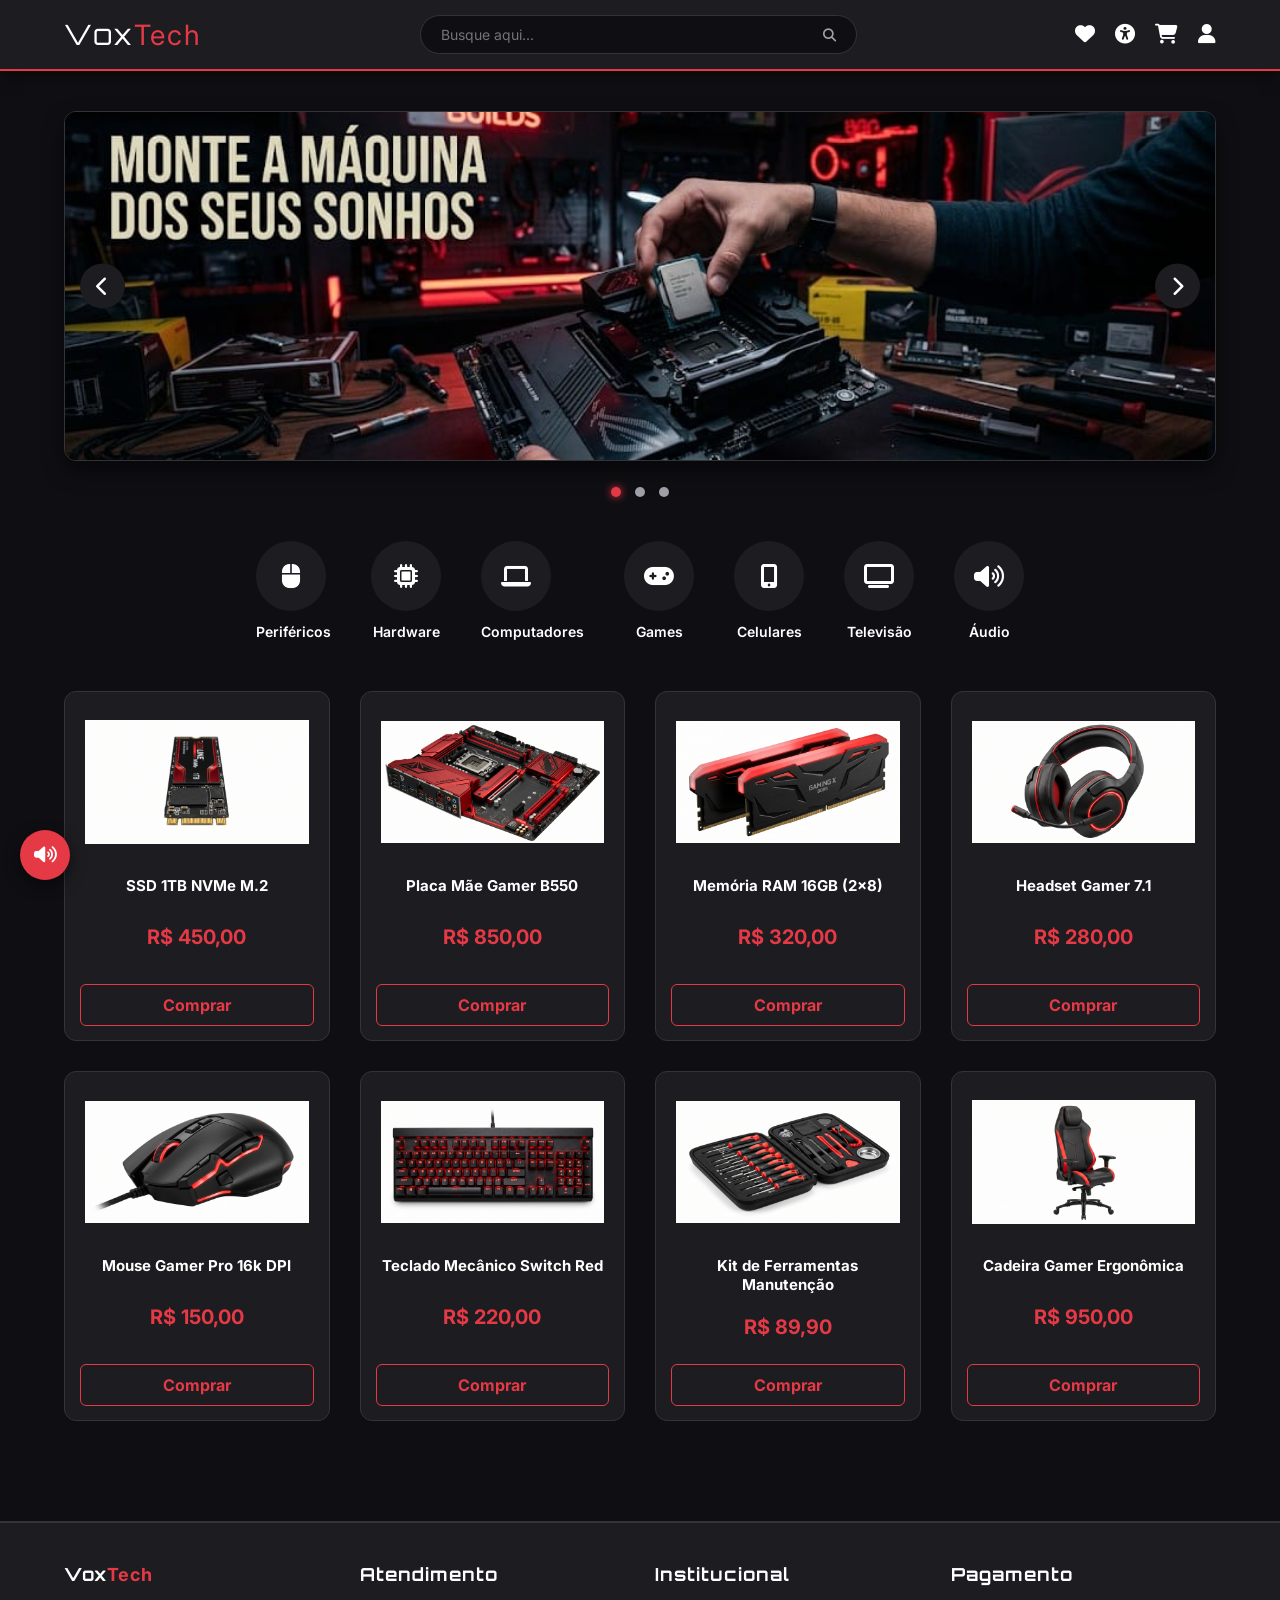
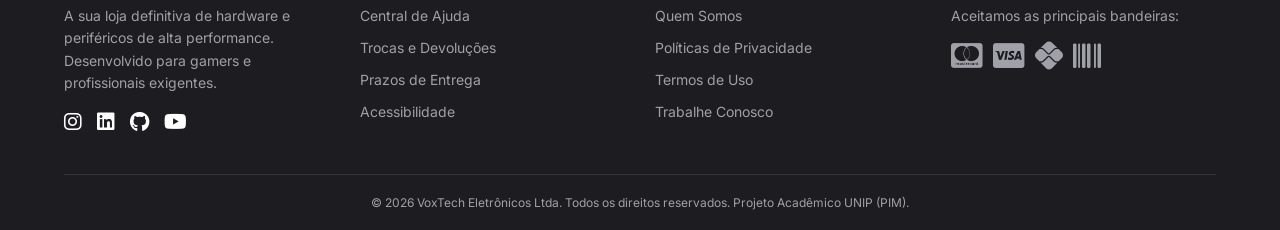
<file: VoxTech-pim-main/index.html>
<!DOCTYPE html>
<html lang="pt-BR">
<head>
    <meta charset="UTF-8">
    <meta name="viewport" content="width=device-width, initial-scale=1.0">
    <title>VoxTech - Home</title>
    <!-- Ícones Font Awesome e estilos globais do site -->
    <link rel="stylesheet" href="https://cdnjs.cloudflare.com/ajax/libs/font-awesome/6.4.0/css/all.min.css">
    <link rel="stylesheet" href="style.css">
    <link rel="shortcut icon" href="Imagens/Icon.jpeg" type="image/x-icon">
</head>
<body>

    <!-- Cabeçalho com logo, pesquisa e navegação rápida para funcionalidades principais -->
    <header class="header">
        <a href="index.html" class="logo">Vox<span>Tech</span></a>
        <div class="search-bar">
            <input type="text" placeholder="Busque aqui...">
            <button><i class="fas fa-search"></i></button>
        </div>
        <div class="header-icons">
            <a href="favoritos.html" style="color: inherit;"><i class="fas fa-heart" title="Favoritos"></i></a>
            <a href="acessibilidade.html" style="color: inherit;"><i class="fas fa-universal-access" title="Acessibilidade"></i></a>
            <a href="carrinho.html" style="color: inherit;"><i class="fas fa-shopping-cart" title="Carrinho"></i></a>
            <a href="login.html" style="color: inherit;"><i class="fas fa-user" title="Perfil"></i></a>
        </div>
    </header>

    <main class="main-content">

        <!-- Seção de destaque com carrossel rotativo de banners promocionais -->
        <section class="banner-section">
            <div class="carousel-container">
                <div class="carousel-slide">
                    <img src="Imagens/Banner 1.jpeg" alt="Banner 1" class="carousel-image">
                    <img src="Imagens/Banner 2.jpeg" alt="Banner 2" class="carousel-image">
                    <img src="Imagens/Banner 3.jpeg" alt="Banner 3" class="carousel-image">
                </div>

                <button id="prevBtn" class="carousel-btn prev"><i class="fas fa-chevron-left"></i></button>
                <button id="nextBtn" class="carousel-btn next"><i class="fas fa-chevron-right"></i></button>
            </div>

            <div class="banner-dots">
                <span class="dot active"></span>
                <span class="dot"></span>
                <span class="dot"></span>
            </div>
        </section>

        <!-- Seção de categorias com filtros rápidos por segmento de produto -->
        <section class="categorias">
            <div class="cat-item" onclick="filtrarCategoria('Periféricos')">
                <div class="cat-icon"><i class="fas fa-mouse"></i></div>
                <span>Periféricos</span>
            </div>

            <div class="cat-item" onclick="filtrarCategoria('Hardware')">
                <div class="cat-icon"><i class="fas fa-microchip"></i></div>
                <span>Hardware</span>
            </div>

            <div class="cat-item" onclick="filtrarCategoria('Computadores')">
                <div class="cat-icon"><i class="fas fa-laptop"></i></div>
                <span>Computadores</span>
            </div>

            <div class="cat-item" onclick="filtrarCategoria('Games')">
                <div class="cat-icon"><i class="fas fa-gamepad"></i></div>
                <span>Games</span>
            </div>

            <div class="cat-item" onclick="filtrarCategoria('Celulares')">
                <div class="cat-icon"><i class="fas fa-mobile-alt"></i></div>
                <span>Celulares</span>
            </div>

            <div class="cat-item" onclick="filtrarCategoria('Televisão')">
                <div class="cat-icon"><i class="fas fa-tv"></i></div>
                <span>Televisão</span>
            </div>

            <div class="cat-item" onclick="filtrarCategoria('Áudio')">
                <div class="cat-icon"><i class="fas fa-volume-up"></i></div>
                <span>Áudio</span>
            </div>
        </section>

        <!-- Grade de produtos com cartões clicáveis para detalhes individuais -->
        <section class="produtos-grid">

            <div class="produto-card" onclick="window.location.href='produto.html?id=1'" style="cursor: pointer;">
                <img src="Imagens/SSD1TB.png" alt="SSD 1TB M.2" class="img-produto">
                <div class="info-produto">
                    <h3>SSD 1TB NVMe M.2</h3>
                    <p class="preco">R$ 450,00</p>
                    <button class="btn-comprar">Comprar</button>
                </div>
            </div>

            <div class="produto-card" onclick="window.location.href='produto.html?id=2'" style="cursor: pointer;">
                <img src="Imagens/PlacaMae.png" alt="Placa Mãe B550" class="img-produto">
                <div class="info-produto">
                    <h3>Placa Mãe Gamer B550</h3>
                    <p class="preco">R$ 850,00</p>
                    <button class="btn-comprar">Comprar</button>
                </div>
            </div>

            <div class="produto-card" onclick="window.location.href='produto.html?id=3'" style="cursor: pointer;">
                <img src="Imagens/MemoriaRAM.png" alt="Memória RAM 16GB" class="img-produto">
                <div class="info-produto">
                    <h3>Memória RAM 16GB (2x8)</h3>
                    <p class="preco">R$ 320,00</p>
                    <button class="btn-comprar">Comprar</button>
                </div>
            </div>

            <div class="produto-card" onclick="window.location.href='produto.html?id=4'" style="cursor: pointer;">
                <img src="Imagens/HeadsetGamer.png" alt="Headset Gamer" class="img-produto">
                <div class="info-produto">
                    <h3>Headset Gamer 7.1</h3>
                    <p class="preco">R$ 280,00</p>
                    <button class="btn-comprar">Comprar</button>
                </div>
            </div>

            <div class="produto-card" onclick="window.location.href='produto.html?id=5'" style="cursor: pointer;">
                <img src="Imagens/MouseGamer.png" alt="Mouse Gamer" class="img-produto">
                <div class="info-produto">
                    <h3>Mouse Gamer Pro 16k DPI</h3>
                    <p class="preco">R$ 150,00</p>
                    <button class="btn-comprar">Comprar</button>
                </div>
            </div>

            <div class="produto-card" onclick="window.location.href='produto.html?id=6'" style="cursor: pointer;">
                <img src="Imagens/TecladoMecanico.png" alt="Teclado Mecânico" class="img-produto">
                <div class="info-produto">
                    <h3>Teclado Mecânico Switch Red</h3>
                    <p class="preco">R$ 220,00</p>
                    <button class="btn-comprar">Comprar</button>
                </div>
            </div>

            <div class="produto-card" onclick="window.location.href='produto.html?id=7'" style="cursor: pointer;">
                <img src="Imagens/KitReparo.png" alt="Kit de Ferramentas" class="img-produto">
                <div class="info-produto">
                    <h3>Kit de Ferramentas Manutenção</h3>
                    <p class="preco">R$ 89,90</p>
                    <button class="btn-comprar">Comprar</button>
                </div>
            </div>

            <div class="produto-card" onclick="window.location.href='produto.html?id=8'" style="cursor: pointer;">
                <img src="Imagens/CadeiraGamer.png" alt="Cadeira Gamer" class="img-produto">
                <div class="info-produto">
                    <h3>Cadeira Gamer Ergonômica</h3>
                    <p class="preco">R$ 950,00</p>
                    <button class="btn-comprar">Comprar</button>
                </div>
            </div>

        </section>

    </main>

    <!-- Rodapé com informações da empresa, atendimento, links institucionais e formas de pagamento -->
    <footer class="footer">
        <div class="footer-container">
            
            <div class="footer-column">
                <h3>Vox<span>Tech</span></h3>
                <p>A sua loja definitiva de hardware e periféricos de alta performance. Desenvolvido para gamers e profissionais exigentes.</p>
                <div class="footer-socials">
                    <a href="#"><i class="fab fa-instagram"></i></a>
                    <a href="#"><i class="fab fa-linkedin"></i></a>
                    <a href="#"><i class="fab fa-github"></i></a>
                    <a href="#"><i class="fab fa-youtube"></i></a>
                </div>
            </div>

            <div class="footer-column">
                <h3>Atendimento</h3>
                <ul class="footer-links">
                    <li><a href="#">Central de Ajuda</a></li>
                    <li><a href="#">Trocas e Devoluções</a></li>
                    <li><a href="#">Prazos de Entrega</a></li>
                    <li><a href="acessibilidade.html">Acessibilidade</a></li>
                </ul>
            </div>

            <div class="footer-column">
                <h3>Institucional</h3>
                <ul class="footer-links">
                    <li><a href="#">Quem Somos</a></li>
                    <li><a href="#">Políticas de Privacidade</a></li>
                    <li><a href="#">Termos de Uso</a></li>
                    <li><a href="#">Trabalhe Conosco</a></li>
                </ul>
            </div>

            <div class="footer-column">
                <h3>Pagamento</h3>
                <p>Aceitamos as principais bandeiras:</p>
                <div class="footer-payments">
                    <i class="fab fa-cc-mastercard" title="Mastercard"></i>
                    <i class="fab fa-cc-visa" title="Visa"></i>
                    <i class="fab fa-pix" title="Pix"></i>
                    <i class="fas fa-barcode" title="Boleto"></i>
                </div>
            </div>

        </div>

        <div class="footer-bottom">
            <p>&copy; 2026 VoxTech Eletrônicos Ltda. Todos os direitos reservados. Projeto Acadêmico UNIP (PIM).</p>
        </div>
    </footer>
    <!-- Plugin VLibras para tradução de conteúdo em Libras -->
    <div vw class="enabled">
        <div vw-access-button class="active"></div>
        <div vw-plugin-wrapper>
            <div class="vw-plugin-top-wrapper"></div>
        </div>
    </div>
    <script src="https://vlibras.gov.br/app/vlibras-plugin.js"></script>
    <script>
        new window.VLibras.Widget('https://vlibras.gov.br/app');
    </script>
    <!-- Script principal do site para comportamentos e interações -->
    <script src="script.js"></script>
</body>
</html>
</file>
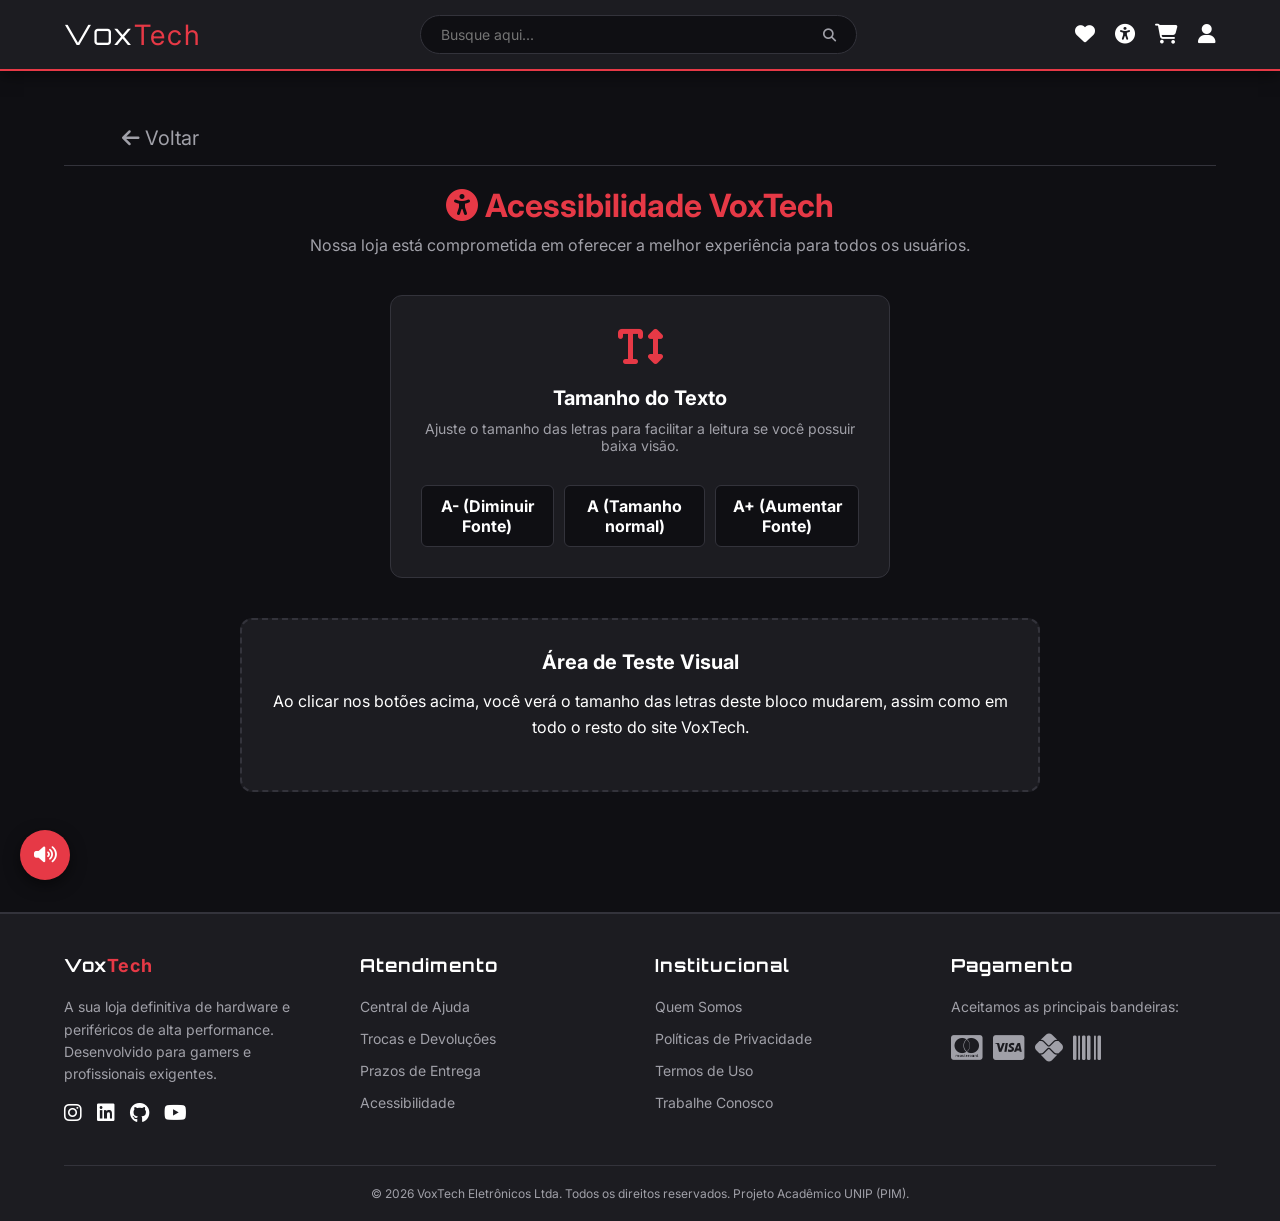
<file: VoxTech-pim-main/acessibilidade.html>
<!DOCTYPE html>
<html lang="pt-BR">
<head>
    <meta charset="UTF-8">
    <meta name="viewport" content="width=device-width, initial-scale=1.0">
    <title>VoxTech - Acessibilidade</title>
    <!-- Fontes de ícones e estilos gerais do site -->
    <link rel="stylesheet" href="https://cdnjs.cloudflare.com/ajax/libs/font-awesome/6.4.0/css/all.min.css">
    <link rel="stylesheet" href="style.css">
    <link rel="shortcut icon" href="Imagens/Icon.jpeg" type="image/x-icon">
</head>
<body>

    <!-- Cabeçalho principal com navegação de produto, busca e acesso rápido a perfis -->
    <header class="header">
        <a href="index.html" class="logo">Vox<span>Tech</span></a>
        <div class="search-bar">
            <input type="text" placeholder="Busque aqui...">
            <button><i class="fas fa-search"></i></button>
        </div>
        <div class="header-icons">
            <a href="favoritos.html" style="color: inherit;"><i class="fas fa-heart" title="Favoritos"></i></a>
            <a href="acessibilidade.html" style="color: inherit;"><i class="fas fa-universal-access" title="Acessibilidade"></i></a>
            <a href="carrinho.html" style="color: inherit;"><i class="fas fa-shopping-cart" title="Carrinho"></i></a>
            <a href="login.html" style="color: inherit;"><i class="fas fa-user" title="Perfil"></i></a>
        </div>
    </header>

    <main class="main-content">
        <nav class="sub-nav">
            <a href="index.html" class="back-button"><i class="fas fa-arrow-left"></i> Voltar</a>
        </nav>

        <!-- Seção de acessibilidade com controles de ajuste de fonte -->
        <section class="acessibilidade-section">
            <div class="acessibilidade-header">
                <h2><i class="fas fa-universal-access"></i> Acessibilidade VoxTech</h2>
                <p>Nossa loja está comprometida em oferecer a melhor experiência para todos os usuários.</p>
            </div>

            <div class="acessibilidade-cards">
                <div class="access-card" style="max-width: 500px; margin: 0 auto;">
                    <i class="fas fa-text-height access-icon"></i>
                    <h3>Tamanho do Texto</h3>
                    <p>Ajuste o tamanho das letras para facilitar a leitura se você possuir baixa visão.</p>
                    <div class="access-buttons">
                        <button id="btn-diminuir-fonte" class="btn-access">A- (Diminuir Fonte)</button>
                        <button id="btn-normal-fonte" class="btn-access">A (Tamanho normal)</button>
                        <button id="btn-aumentar-fonte" class="btn-access">A+ (Aumentar Fonte)</button>
                    </div>
                </div>
            </div>

            <div class="preview-area" style="margin-top: 40px;">
                <h3>Área de Teste Visual</h3>
                <p>Ao clicar nos botões acima, você verá o tamanho das letras deste bloco mudarem, assim como em todo o resto do site VoxTech.</p>
            </div>

        </section>
    </main>

    <!-- Rodapé com informações de marca, atendimento, políticas e formas de pagamento -->
    <footer class="footer">
        <div class="footer-container">
            <div class="footer-column">
                <h3>Vox<span>Tech</span></h3>
                <p>A sua loja definitiva de hardware e periféricos de alta performance. Desenvolvido para gamers e profissionais exigentes.</p>
                <div class="footer-socials">
                    <a href="#"><i class="fab fa-instagram"></i></a>
                    <a href="#"><i class="fab fa-linkedin"></i></a>
                    <a href="#"><i class="fab fa-github"></i></a>
                    <a href="#"><i class="fab fa-youtube"></i></a>
                </div>
            </div>
            <div class="footer-column">
                <h3>Atendimento</h3>
                <ul class="footer-links">
                    <li><a href="#">Central de Ajuda</a></li>
                    <li><a href="#">Trocas e Devoluções</a></li>
                    <li><a href="#">Prazos de Entrega</a></li>
                    <li><a href="acessibilidade.html">Acessibilidade</a></li>
                </ul>
            </div>
            <div class="footer-column">
                <h3>Institucional</h3>
                <ul class="footer-links">
                    <li><a href="#">Quem Somos</a></li>
                    <li><a href="#">Políticas de Privacidade</a></li>
                    <li><a href="#">Termos de Uso</a></li>
                    <li><a href="#">Trabalhe Conosco</a></li>
                </ul>
            </div>
            <div class="footer-column">
                <h3>Pagamento</h3>
                <p>Aceitamos as principais bandeiras:</p>
                <div class="footer-payments">
                    <i class="fab fa-cc-mastercard" title="Mastercard"></i>
                    <i class="fab fa-cc-visa" title="Visa"></i>
                    <i class="fab fa-pix" title="Pix"></i>
                    <i class="fas fa-barcode" title="Boleto"></i>
                </div>
            </div>
        </div>
        <div class="footer-bottom">
            <p>&copy; 2026 VoxTech Eletrônicos Ltda. Todos os direitos reservados. Projeto Acadêmico UNIP (PIM).</p>
        </div>
    </footer>
    <!-- Plugin VLibras para tradução de conteúdo em Libras -->
    <div vw class="enabled">
        <div vw-access-button class="active"></div>
        <div vw-plugin-wrapper>
            <div class="vw-plugin-top-wrapper"></div>
        </div>
    </div>
    <script src="https://vlibras.gov.br/app/vlibras-plugin.js"></script>
    <script>
        new window.VLibras.Widget('https://vlibras.gov.br/app');
    </script>
    <!-- Script principal do site que aplica comportamentos e ajustes de interface -->
    <script src="script.js"></script>
</body>
</html>
</file>
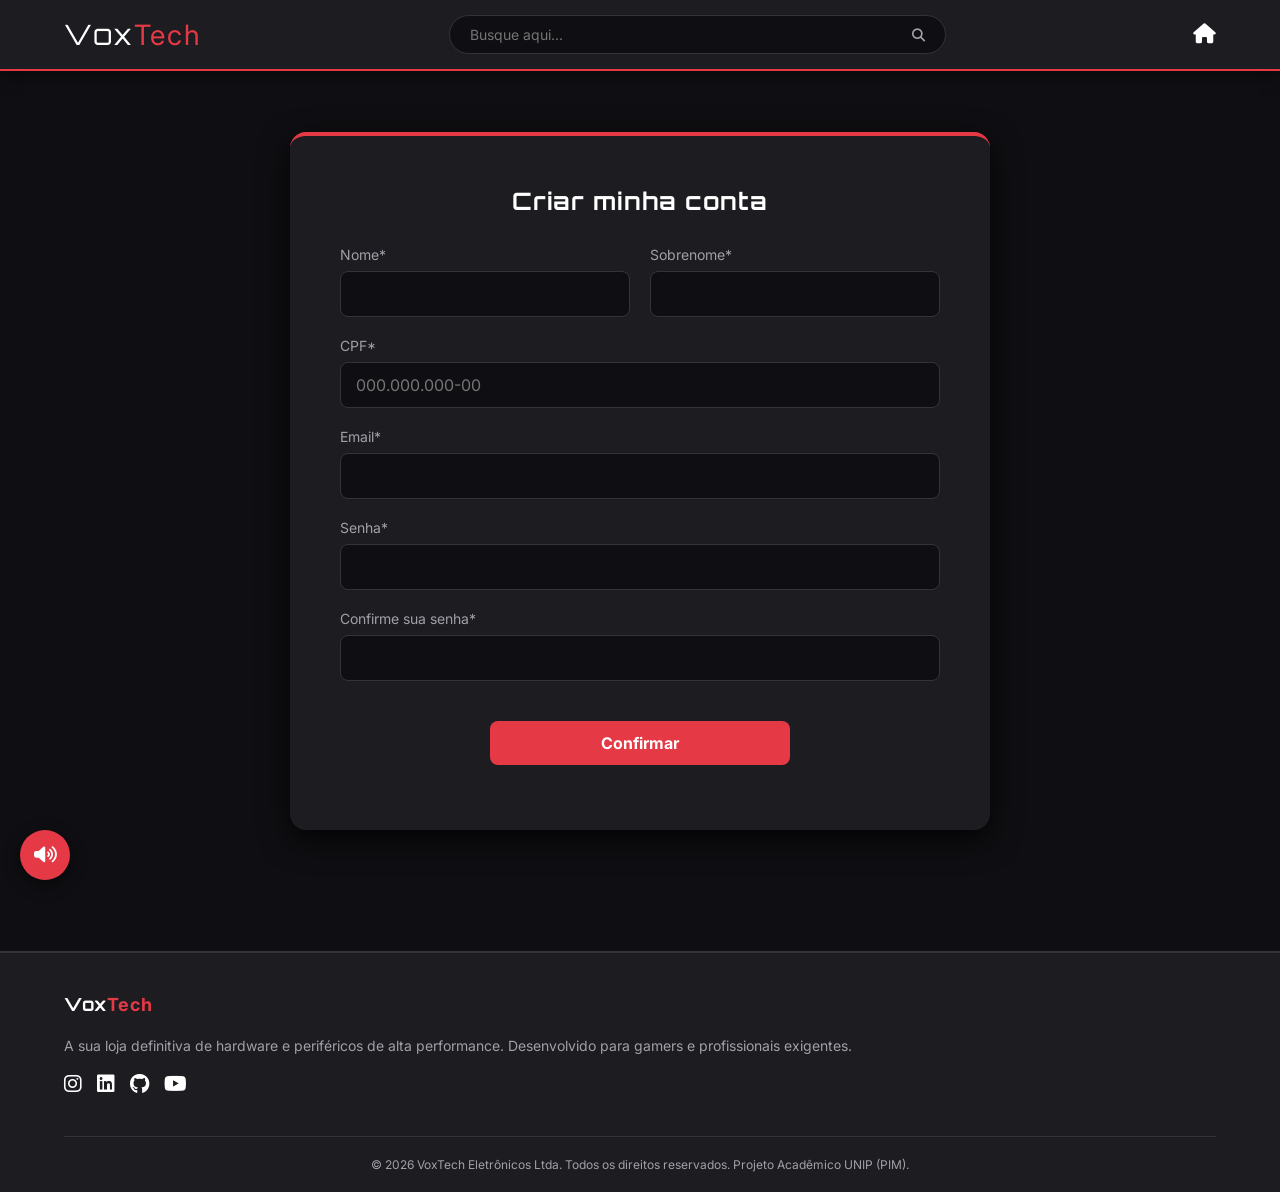
<file: VoxTech-pim-main/cadastro.html>
<!DOCTYPE html>
<html lang="pt-BR">
<head>
    <meta charset="UTF-8">
    <meta name="viewport" content="width=device-width, initial-scale=1.0">
    <title>VoxTech - Cadastro</title>

    <!-- Fonte de ícones e estilos comuns do site -->
    <link rel="stylesheet" href="https://cdnjs.cloudflare.com/ajax/libs/font-awesome/6.4.0/css/all.min.css">

    <link rel="stylesheet" href="style.css">
</head>

<body>

    <!-- Cabeçalho com logo, pesquisa e navegação de retorno à página inicial -->
    <header class="header">

        <a href="index.html" class="logo">
            Vox<span>Tech</span>
        </a>

        <div class="search-bar">
            <input type="text" placeholder="Busque aqui...">
            <button>
                <i class="fas fa-search"></i>
            </button>
        </div>

        <div class="header-icons">
            <a href="index.html" style="color: inherit;">
                <i class="fas fa-home" title="Voltar para Home"></i>
            </a>
        </div>

    </header>

    <!-- Conteúdo principal com formulário de cadastro de usuário -->
    <main class="auth-wrapper">

        <div class="auth-card large">

            <h2 class="auth-title">Criar minha conta</h2>

            <!-- Formulário de cadastro com campos obrigatórios de usuário -->
            <form id="cadastro-form">

                <div class="form-row">

                    <div class="form-group">

                        <label>Nome*</label>

                        <input
                            type="text"
                            id="nome"
                            required>

                    </div>

                    <div class="form-group">

                        <label>Sobrenome*</label>

                        <input
                            type="text"
                            id="sobrenome"
                            required>

                    </div>

                </div>

                <div class="form-group">

                    <label>CPF*</label>

                    <input
                        type="text"
                        id="cpf"
                        required
                        placeholder="000.000.000-00">

                </div>

                <div class="form-group">

                    <label>Email*</label>

                    <input
                        type="email"
                        id="email"
                        required>

                </div>

                <div class="form-group">

                    <label>Senha*</label>

                    <input
                        type="password"
                        id="senha"
                        required>

                </div>

                <div class="form-group">

                    <label>Confirme sua senha*</label>

                    <input
                        type="password"
                        id="confirmarSenha"
                        required>

                </div>

                <button
                    type="submit"
                    class="btn-primary"
                    style="margin-top: 20px; width: 50%; margin-left: 25%;">

                    Confirmar

                </button>

            </form>

        </div>

    </main>

    <!-- Rodapé com informações institucionais e rede sociais -->
    <footer class="footer">

        <div class="footer-container">

            <div class="footer-column">

                <h3>Vox<span>Tech</span></h3>

                <p>
                    A sua loja definitiva de hardware e periféricos de alta performance.
                    Desenvolvido para gamers e profissionais exigentes.
                </p>

                <div class="footer-socials">

                    <a href="#">
                        <i class="fab fa-instagram"></i>
                    </a>

                    <a href="#">
                        <i class="fab fa-linkedin"></i>
                    </a>

                    <a href="#">
                        <i class="fab fa-github"></i>
                    </a>

                    <a href="#">
                        <i class="fab fa-youtube"></i>
                    </a>

                </div>

            </div>

        </div>

        <div class="footer-bottom">

            <p>
                &copy; 2026 VoxTech Eletrônicos Ltda.
                Todos os direitos reservados.
                Projeto Acadêmico UNIP (PIM).
            </p>

        </div>

    </footer>

    <script src="script.js"></script>

</body>
</html>
</file>
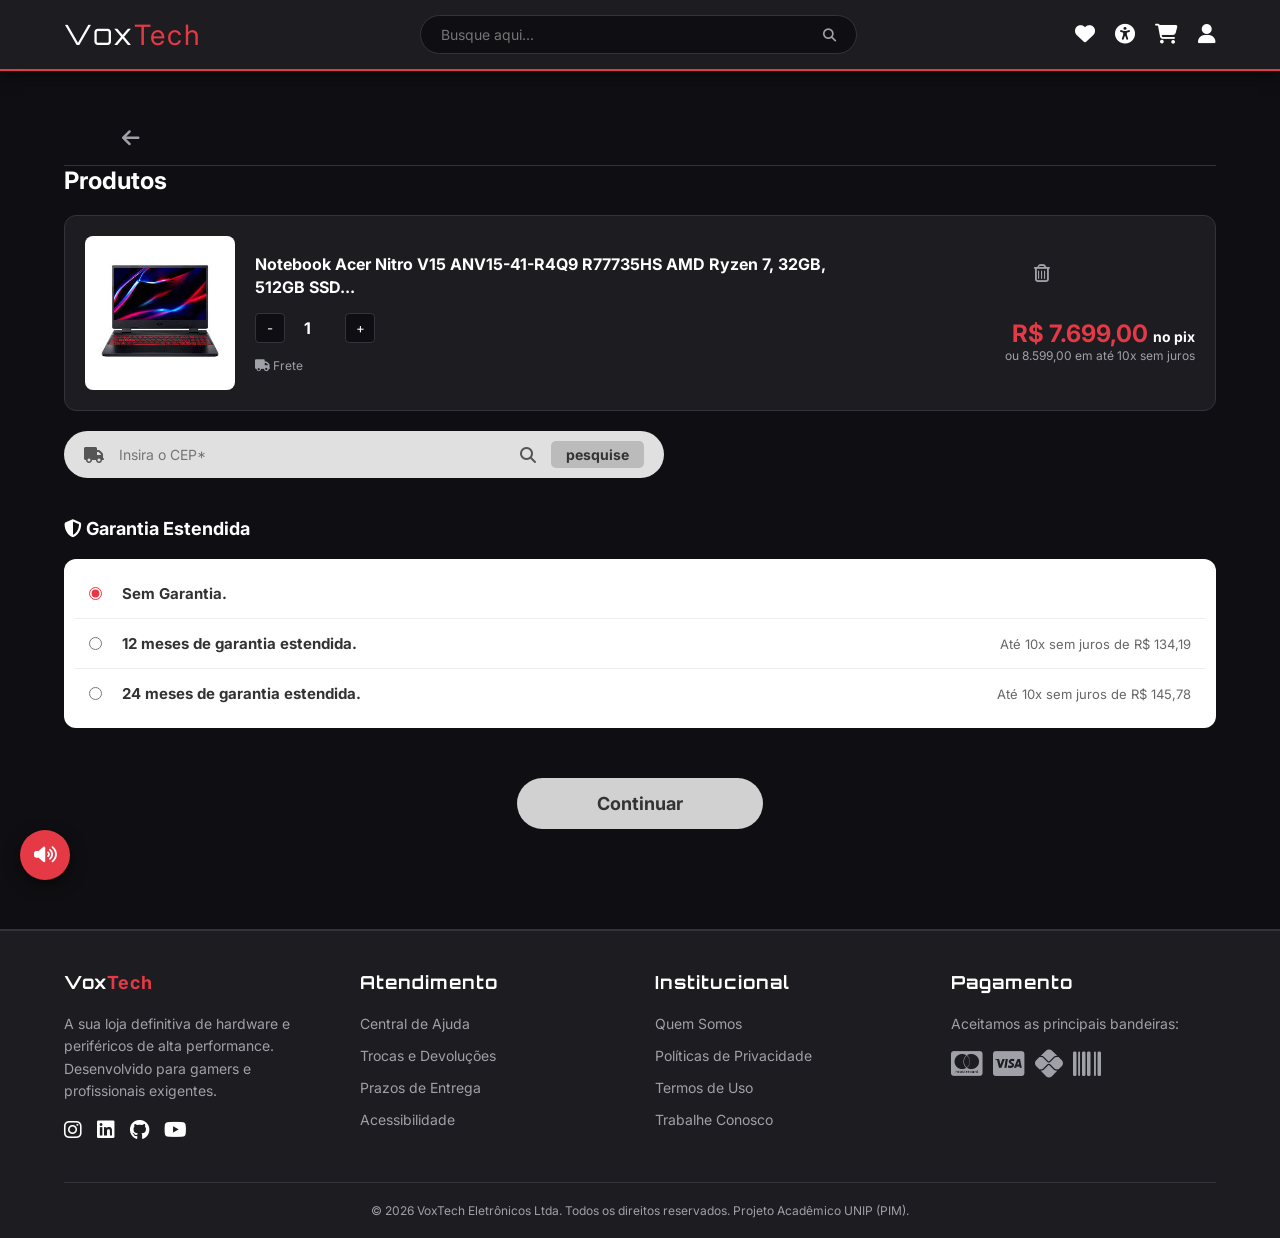
<file: VoxTech-pim-main/carrinho.html>
<!DOCTYPE html>
<html lang="pt-BR">
<head>
    <meta charset="UTF-8">
    <meta name="viewport" content="width=device-width, initial-scale=1.0">
    <title>VoxTech - Carrinho</title>
    <!-- Ícones e estilos globais do site -->
    <link rel="stylesheet" href="https://cdnjs.cloudflare.com/ajax/libs/font-awesome/6.4.0/css/all.min.css">
    <link rel="stylesheet" href="style.css">
    <link rel="shortcut icon" href="Imagens/Icon.jpeg" type="image/x-icon">
</head>
<body>

    <!-- Cabeçalho com logo, pesquisa e links de navegação rápida -->
    <header class="header">
        <a href="index.html" class="logo">Vox<span>Tech</span></a>
        <div class="search-bar">
            <input type="text" placeholder="Busque aqui...">
            <button><i class="fas fa-search"></i></button>
        </div>
        <div class="header-icons">
            <a href="favoritos.html" style="color: inherit;"><i class="fas fa-heart" title="Favoritos"></i></a>
            <a href="acessibilidade.html" style="color: inherit;"><i class="fas fa-universal-access" title="Acessibilidade"></i></a>
            <a href="carrinho.html" style="color: inherit;"><i class="fas fa-shopping-cart" title="Carrinho"></i></a>
            <a href="login.html" style="color: inherit;"><i class="fas fa-user" title="Perfil"></i></a>
        </div>
    </header>

    <main class="main-content">
        <nav class="sub-nav">
            <a href="produto.html" class="back-button"><i class="fas fa-arrow-left"></i></a>
        </nav>

        <!-- Seção principal do carrinho contendo itens e opções de compra -->
        <section class="cart-section">
            <h2 class="section-title-cart">Produtos</h2>

            <!-- Bloco de item do carrinho com imagem, controle de quantidade e valores -->
            <div class="cart-item">
                <div class="cart-item-img">
                    <img src="Imagens\notebook-acer-nitr.png" alt="Notebook Acer Nitro">
                </div>
                <div class="cart-item-info">
                    <h3>Notebook Acer Nitro V15 ANV15-41-R4Q9 R77735HS AMD Ryzen 7, 32GB, 512GB SSD...</h3>
                    <div class="quantity-controls">
                        <button class="qty-btn" id="minus">-</button>
                        <input type="number" value="1" id="qty-input" readonly>
                        <button class="qty-btn" id="plus">+</button>
                    </div>
                    <div class="shipping-info-small">
                        <i class="fas fa-truck"></i> <span>Frete</span>
                    </div>
                </div>
                <div class="cart-item-price-area">
                    <button class="delete-item"><i class="far fa-trash-alt"></i></button>
                    <div class="price-tags">
                        <h2 class="price-main">R$ 7.699,00 <span>no pix</span></h2>
                        <p class="price-sub">ou 8.599,00 em até 10x sem juros</p>
                    </div>
                </div>
            </div>

            <!-- Calculadora de frete com entrada de CEP e área para resultado dinâmico -->
            <div class="shipping-calculator-cart">
                <div class="shipping-bar">
                    <i class="fas fa-truck"></i>
                    <input type="text" placeholder="Insira o CEP*">
                    <i class="fas fa-search"></i>
                    <button class="btn-pesquisa-cep">pesquise</button>
                </div>
                <div class="frete-resultado" style="display: none; margin-top: 15px; padding: 15px; background-color: var(--surface); border: 1px solid var(--border-color); border-radius: 8px; font-size: 14px; max-width: 600px;"></div>
            </div>

            <!-- Opções de garantia estendida para o produto selecionado -->
            <div class="warranty-container">
                <h3><i class="fas fa-shield-alt"></i> Garantia Estendida</h3>
                <div class="warranty-options">
                    <label class="warranty-card">
                        <input type="radio" name="garantia" checked>
                        <span class="warranty-text">Sem Garantia.</span>
                    </label>
                    <label class="warranty-card">
                        <input type="radio" name="garantia">
                        <span class="warranty-text">12 meses de garantia estendida.</span>
                        <span class="warranty-price">Até 10x sem juros de R$ 134,19</span>
                    </label>
                    <label class="warranty-card">
                        <input type="radio" name="garantia">
                        <span class="warranty-text">24 meses de garantia estendida.</span>
                        <span class="warranty-price">Até 10x sem juros de R$ 145,78</span>
                    </label>
                </div>
            </div>

            <!-- Ação final do carrinho para avançar ao próximo passo da compra -->
            <div class="cart-footer">
                <button class="btn-continuar-cart">Continuar</button>
            </div>
        </section>
    </main>

    <footer class="footer">
        <div class="footer-container">
            <div class="footer-column">
                <h3>Vox<span>Tech</span></h3>
                <p>A sua loja definitiva de hardware e periféricos de alta performance. Desenvolvido para gamers e profissionais exigentes.</p>
                <div class="footer-socials">
                    <a href="#"><i class="fab fa-instagram"></i></a>
                    <a href="#"><i class="fab fa-linkedin"></i></a>
                    <a href="#"><i class="fab fa-github"></i></a>
                    <a href="#"><i class="fab fa-youtube"></i></a>
                </div>
            </div>
            <div class="footer-column">
                <h3>Atendimento</h3>
                <ul class="footer-links">
                    <li><a href="#">Central de Ajuda</a></li>
                    <li><a href="#">Trocas e Devoluções</a></li>
                    <li><a href="#">Prazos de Entrega</a></li>
                    <li><a href="acessibilidade.html">Acessibilidade</a></li>
                </ul>
            </div>
            <div class="footer-column">
                <h3>Institucional</h3>
                <ul class="footer-links">
                    <li><a href="#">Quem Somos</a></li>
                    <li><a href="#">Políticas de Privacidade</a></li>
                    <li><a href="#">Termos de Uso</a></li>
                    <li><a href="#">Trabalhe Conosco</a></li>
                </ul>
            </div>
            <div class="footer-column">
                <h3>Pagamento</h3>
                <p>Aceitamos as principais bandeiras:</p>
                <div class="footer-payments">
                    <i class="fab fa-cc-mastercard" title="Mastercard"></i>
                    <i class="fab fa-cc-visa" title="Visa"></i>
                    <i class="fab fa-pix" title="Pix"></i>
                    <i class="fas fa-barcode" title="Boleto"></i>
                </div>
            </div>
        </div>
        <div class="footer-bottom">
            <p>&copy; 2026 VoxTech Eletrônicos Ltda. Todos os direitos reservados. Projeto Acadêmico UNIP (PIM).</p>
        </div>
    </footer>
    <!-- Plugin VLibras para tradução de conteúdo em Libras -->
    <div vw class="enabled">
        <div vw-access-button class="active"></div>
        <div vw-plugin-wrapper>
            <div class="vw-plugin-top-wrapper"></div>
        </div>
    </div>
    <script src="https://vlibras.gov.br/app/vlibras-plugin.js"></script>
    <script>
        new window.VLibras.Widget('https://vlibras.gov.br/app');
    </script>
    <!-- Script principal do site, responsável por interações e ajustes de interface -->
    <script src="script.js"></script>
</body>
</html>
</file>
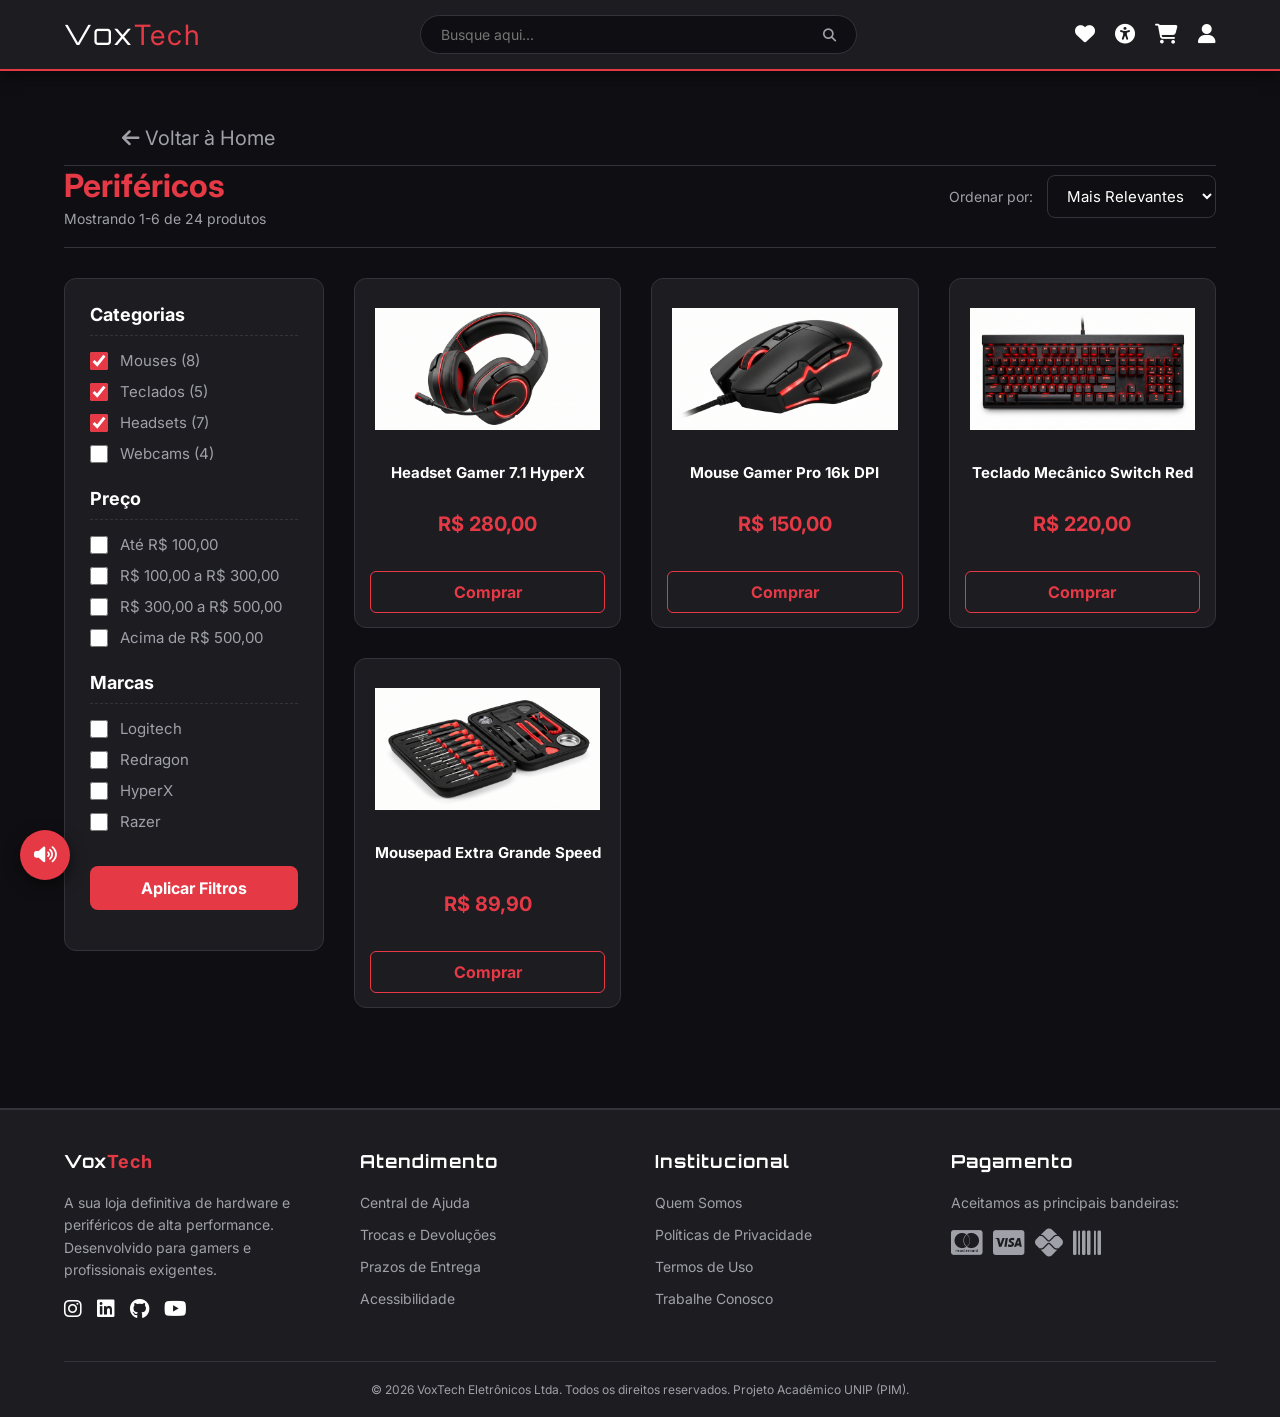
<file: VoxTech-pim-main/categoria.html>
<!DOCTYPE html>
<html lang="pt-BR">
<head>
    <!-- Configurações básicas da página -->
    <meta charset="UTF-8">
    <meta name="viewport" content="width=device-width, initial-scale=1.0">

    <!-- Título exibido na aba do navegador -->
    <title>VoxTech - Periféricos</title>

    <!-- Biblioteca de ícones Font Awesome -->
    <link rel="stylesheet" href="https://cdnjs.cloudflare.com/ajax/libs/font-awesome/6.4.0/css/all.min.css">

    <!-- Arquivo principal de estilos -->
    <link rel="stylesheet" href="style.css">

    <!-- Ícone da aplicação -->
    <link rel="shortcut icon" href="Imagens/Icon.jpeg" type="image/x-icon">
</head>
<body>

    <!-- Cabeçalho principal do site -->
    <header class="header">

        <!-- Logo da loja -->
        <a href="index.html" class="logo">
            Vox<span>Tech</span>
        </a>

        <!-- Barra de pesquisa de produtos -->
        <div class="search-bar">
            <input type="text" placeholder="Busque aqui...">
            <button>
                <i class="fas fa-search"></i>
            </button>
        </div>

        <!-- Ícones de navegação rápida -->
        <div class="header-icons">
            <a href="favoritos.html" style="color: inherit;">
                <i class="fas fa-heart" title="Favoritos"></i>
            </a>

            <a href="acessibilidade.html" style="color: inherit;">
                <i class="fas fa-universal-access" title="Acessibilidade"></i>
            </a>

            <a href="carrinho.html" style="color: inherit;">
                <i class="fas fa-shopping-cart" title="Carrinho"></i>
            </a>

            <a href="login.html" style="color: inherit;">
                <i class="fas fa-user" title="Perfil"></i>
            </a>
        </div>

    </header>

    <!-- Conteúdo principal da página -->
    <main class="main-content">

        <!-- Navegação de retorno para a página inicial -->
        <nav class="sub-nav">
            <a href="index.html" class="back-button">
                <i class="fas fa-arrow-left"></i> Voltar à Home
            </a>
        </nav>

        <!-- Cabeçalho da categoria -->
        <div class="category-header">

            <!-- Informações da categoria atual -->
            <div>
                <h2>Periféricos</h2>

                <p style="color: var(--text-muted); font-size: 0.875rem; margin-top: 5px;">
                    Mostrando 1-6 de 24 produtos
                </p>
            </div>

            <!-- Campo para ordenação dos produtos -->
            <div class="category-sort">

                <label for="ordenar"
                    style="color: var(--text-muted); font-size: 0.875rem; margin-right: 10px;">
                    Ordenar por:
                </label>

                <select id="ordenar" class="sort-select">
                    <option value="relevancia">Mais Relevantes</option>
                    <option value="menor-preco">Menor Preço</option>
                    <option value="maior-preco">Maior Preço</option>
                    <option value="mais-vendidos">Mais Vendidos</option>
                </select>

            </div>

        </div>

        <!-- Estrutura principal da categoria -->
        <div class="category-layout">

            <!-- Barra lateral de filtros -->
            <aside class="filters-sidebar">

                <!-- Filtro por tipo de periférico -->
                <div class="filter-group">
                    <h3>Categorias</h3>

                    <label class="filter-item">
                        <input type="checkbox" checked> Mouses (8)
                    </label>

                    <label class="filter-item">
                        <input type="checkbox" checked> Teclados (5)
                    </label>

                    <label class="filter-item">
                        <input type="checkbox" checked> Headsets (7)
                    </label>

                    <label class="filter-item">
                        <input type="checkbox"> Webcams (4)
                    </label>
                </div>

                <!-- Filtro por faixa de preço -->
                <div class="filter-group">
                    <h3>Preço</h3>

                    <label class="filter-item">
                        <input type="checkbox"> Até R$ 100,00
                    </label>

                    <label class="filter-item">
                        <input type="checkbox"> R$ 100,00 a R$ 300,00
                    </label>

                    <label class="filter-item">
                        <input type="checkbox"> R$ 300,00 a R$ 500,00
                    </label>

                    <label class="filter-item">
                        <input type="checkbox"> Acima de R$ 500,00
                    </label>
                </div>

                <!-- Filtro por fabricante -->
                <div class="filter-group">
                    <h3>Marcas</h3>

                    <label class="filter-item">
                        <input type="checkbox"> Logitech
                    </label>

                    <label class="filter-item">
                        <input type="checkbox"> Redragon
                    </label>

                    <label class="filter-item">
                        <input type="checkbox"> HyperX
                    </label>

                    <label class="filter-item">
                        <input type="checkbox"> Razer
                    </label>
                </div>

                <!-- Botão para aplicar filtros selecionados -->
                <button class="btn-primary" style="margin-top: 10px;">
                    Aplicar Filtros
                </button>

            </aside>

            <!-- Grade de produtos da categoria -->
            <section class="produtos-grid" style="flex: 1;">

                <!-- Produto: Headset -->
                <div class="produto-card"
                    onclick="window.location.href='produto.html'"
                    style="cursor: pointer;">

                    <img src="Imagens/HeadsetGamer.png"
                        alt="Headset Gamer"
                        class="img-produto">

                    <div class="info-produto">
                        <h3>Headset Gamer 7.1 HyperX</h3>
                        <p class="preco">R$ 280,00</p>
                        <button class="btn-comprar">Comprar</button>
                    </div>
                </div>

                <!-- Produto: Mouse -->
                <div class="produto-card"
                    onclick="window.location.href='produto.html'"
                    style="cursor: pointer;">

                    <img src="Imagens/MouseGamer.png"
                        alt="Mouse Gamer"
                        class="img-produto">

                    <div class="info-produto">
                        <h3>Mouse Gamer Pro 16k DPI</h3>
                        <p class="preco">R$ 150,00</p>
                        <button class="btn-comprar">Comprar</button>
                    </div>
                </div>

                <!-- Produto: Teclado -->
                <div class="produto-card"
                    onclick="window.location.href='produto.html'"
                    style="cursor: pointer;">

                    <img src="Imagens/TecladoMecanico.png"
                        alt="Teclado Mecânico"
                        class="img-produto">

                    <div class="info-produto">
                        <h3>Teclado Mecânico Switch Red</h3>
                        <p class="preco">R$ 220,00</p>
                        <button class="btn-comprar">Comprar</button>
                    </div>
                </div>

                <!-- Produto: Mousepad -->
                <div class="produto-card"
                    onclick="window.location.href='produto.html'"
                    style="cursor: pointer;">

                    <img src="Imagens/KitReparo.png"
                        alt="Mousepad Extra Grande"
                        class="img-produto">

                    <div class="info-produto">
                        <h3>Mousepad Extra Grande Speed</h3>
                        <p class="preco">R$ 89,90</p>
                        <button class="btn-comprar">Comprar</button>
                    </div>
                </div>

            </section>

        </div>

    </main>

    <!-- Rodapé institucional -->
    <footer class="footer">

        <div class="footer-container">

            <!-- Informações da empresa -->
            <div class="footer-column">

                <h3>Vox<span>Tech</span></h3>

                <p>
                    A sua loja definitiva de hardware e periféricos de alta performance.
                    Desenvolvido para gamers e profissionais exigentes.
                </p>

                <!-- Redes sociais -->
                <div class="footer-socials">

                    <a href="#"><i class="fab fa-instagram"></i></a>
                    <a href="#"><i class="fab fa-linkedin"></i></a>
                    <a href="#"><i class="fab fa-github"></i></a>
                    <a href="#"><i class="fab fa-youtube"></i></a>

                </div>

            </div>

            <!-- Links de atendimento -->
            <div class="footer-column">

                <h3>Atendimento</h3>

                <ul class="footer-links">
                    <li><a href="#">Central de Ajuda</a></li>
                    <li><a href="#">Trocas e Devoluções</a></li>
                    <li><a href="#">Prazos de Entrega</a></li>
                    <li><a href="acessibilidade.html">Acessibilidade</a></li>
                </ul>

            </div>

            <!-- Links institucionais -->
            <div class="footer-column">

                <h3>Institucional</h3>

                <ul class="footer-links">
                    <li><a href="#">Quem Somos</a></li>
                    <li><a href="#">Políticas de Privacidade</a></li>
                    <li><a href="#">Termos de Uso</a></li>
                    <li><a href="#">Trabalhe Conosco</a></li>
                </ul>

            </div>

            <!-- Métodos de pagamento -->
            <div class="footer-column">

                <h3>Pagamento</h3>

                <p>Aceitamos as principais bandeiras:</p>

                <div class="footer-payments">
                    <i class="fab fa-cc-mastercard" title="Mastercard"></i>
                    <i class="fab fa-cc-visa" title="Visa"></i>
                    <i class="fab fa-pix" title="Pix"></i>
                    <i class="fas fa-barcode" title="Boleto"></i>
                </div>

            </div>

        </div>

        <!-- Direitos autorais -->
        <div class="footer-bottom">
            <p>
                &copy; 2026 VoxTech Eletrônicos Ltda.
                Todos os direitos reservados.
                Projeto Acadêmico UNIP (PIM).
            </p>
        </div>

    </footer>

    <!-- Plugin de acessibilidade VLibras -->
    <div vw class="enabled">
        <div vw-access-button class="active"></div>
        <div vw-plugin-wrapper>
            <div class="vw-plugin-top-wrapper"></div>
        </div>
    </div>

    <!-- Script do VLibras -->
    <script src="https://vlibras.gov.br/app/vlibras-plugin.js"></script>

    <script>
        new window.VLibras.Widget('https://vlibras.gov.br/app');
    </script>

    <!-- Script principal do sistema -->
    <script src="script.js"></script>

</body>
</html>
</file>
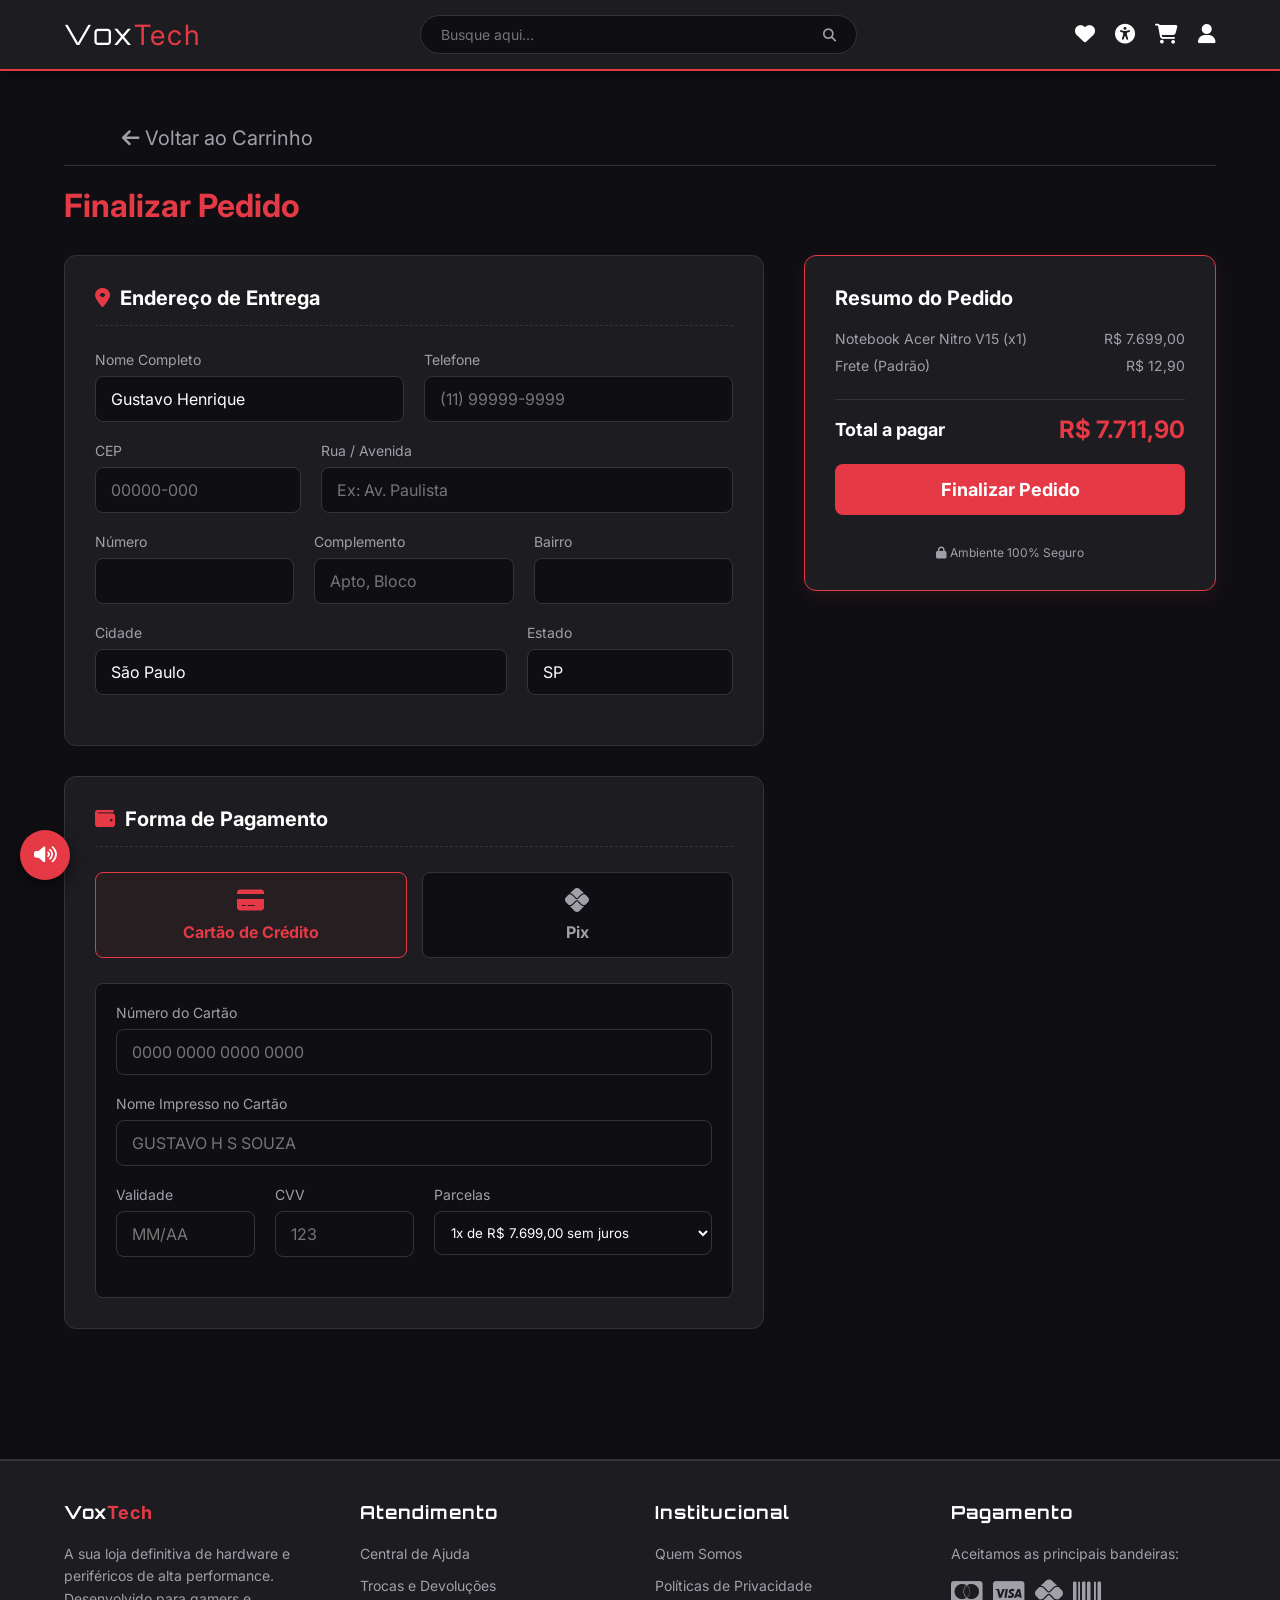
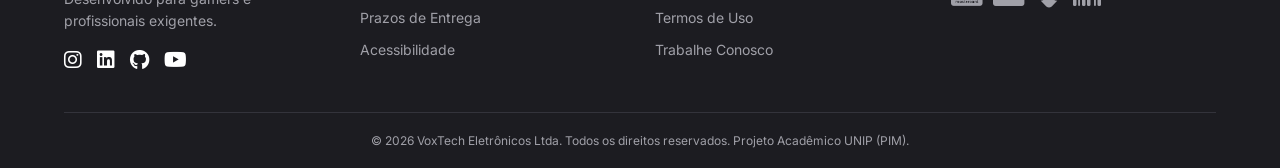
<file: VoxTech-pim-main/checkout.html>
<!DOCTYPE html>
<html lang="pt-BR">
<head>
    <meta charset="UTF-8">
    <meta name="viewport" content="width=device-width, initial-scale=1.0">
    <title>VoxTech - Finalizar Pedido</title>
    <!-- Ícones e estilo base usados em todas as páginas -->
    <link rel="stylesheet" href="https://cdnjs.cloudflare.com/ajax/libs/font-awesome/6.4.0/css/all.min.css">
    <link rel="stylesheet" href="style.css">
    <link rel="shortcut icon" href="Imagens/Icon.jpeg" type="image/x-icon">
</head>
<body>

    <!-- Header global com marca, busca e atalhos de navegação -->
    <header class="header">
        <a href="index.html" class="logo">Vox<span>Tech</span></a>
        <div class="search-bar">
            <input type="text" placeholder="Busque aqui...">
            <button><i class="fas fa-search"></i></button>
        </div>
        <div class="header-icons">
            <a href="favoritos.html" style="color: inherit;"><i class="fas fa-heart" title="Favoritos"></i></a>
            <a href="acessibilidade.html" style="color: inherit;"><i class="fas fa-universal-access" title="Acessibilidade"></i></a>
            <a href="carrinho.html" style="color: inherit;"><i class="fas fa-shopping-cart" title="Carrinho"></i></a>
            <a href="perfil.html" style="color: inherit;"><i class="fas fa-user" title="Perfil"></i></a>
        </div>
    </header>

    <main class="main-content">
        <nav class="sub-nav" style="margin-bottom: 20px;">
            <a href="carrinho.html" class="back-button"><i class="fas fa-arrow-left"></i> Voltar ao Carrinho</a>
        </nav>

        <h2 style="font-size: 2rem; color: var(--red-primary); margin-bottom: 30px;">Finalizar Pedido</h2>

        <!-- Layout principal do checkout com formulário e resumo do pedido -->
        <div class="checkout-layout">
            
            <div class="checkout-forms">
                
                <!-- Seção de entrega com campos de endereço do cliente -->
                <section class="checkout-section">
                    <h3><i class="fas fa-map-marker-alt"></i> Endereço de Entrega</h3>
                    <div class="form-row">
                        <div class="form-group"><label>Nome Completo</label><input type="text" value="Gustavo Henrique"></div>
                        <div class="form-group"><label>Telefone</label><input type="text" placeholder="(11) 99999-9999"></div>
                    </div>
                    <div class="form-row">
                        <div class="form-group"><label>CEP</label><input type="text" placeholder="00000-000"></div>
                        <div class="form-group" style="flex: 2;"><label>Rua / Avenida</label><input type="text" placeholder="Ex: Av. Paulista"></div>
                    </div>
                    <div class="form-row">
                        <div class="form-group"><label>Número</label><input type="text"></div>
                        <div class="form-group"><label>Complemento</label><input type="text" placeholder="Apto, Bloco"></div>
                        <div class="form-group"><label>Bairro</label><input type="text"></div>
                    </div>
                    <div class="form-row">
                        <div class="form-group" style="flex: 2;"><label>Cidade</label><input type="text" value="São Paulo"></div>
                        <div class="form-group"><label>Estado</label><input type="text" value="SP"></div>
                    </div>
                </section>

                <!-- Seção de pagamento permitindo escolha entre cartão ou Pix -->
                <section class="checkout-section">
                    <h3><i class="fas fa-wallet"></i> Forma de Pagamento</h3>
                    
                    <div class="payment-options">
                        <label class="payment-method">
                            <input type="radio" name="pagamento" value="cartao" checked>
                            <i class="fas fa-credit-card"></i> Cartão de Crédito
                        </label>
                        <label class="payment-method">
                            <input type="radio" name="pagamento" value="pix">
                            <i class="fab fa-pix"></i> Pix
                        </label>
                    </div>

                    <div id="form-cartao" class="payment-form active">
                        <div class="form-group"><label>Número do Cartão</label><input type="text" placeholder="0000 0000 0000 0000"></div>
                        <div class="form-group"><label>Nome Impresso no Cartão</label><input type="text" placeholder="GUSTAVO H S SOUZA"></div>
                        <div class="form-row">
                            <div class="form-group"><label>Validade</label><input type="text" placeholder="MM/AA"></div>
                            <div class="form-group"><label>CVV</label><input type="text" placeholder="123"></div>
                            <div class="form-group" style="flex: 2;">
                                <label>Parcelas</label>
                                <select style="width: 100%; padding: 12px; background: var(--bg-dark); color: white; border: 1px solid var(--border-color); border-radius: 8px;">
                                    <option>1x de R$ 7.699,00 sem juros</option>
                                    <option>10x de R$ 769,90 sem juros</option>
                                </select>
                            </div>
                        </div>
                    </div>

                    <div id="form-pix" class="payment-form" style="display: none; text-align: center; padding: 20px;">
                        <i class="fab fa-pix" style="font-size: 3rem; color: #32BCAD; margin-bottom: 15px;"></i>
                        <h4 style="margin-bottom: 10px;">Pagamento rápido e seguro</h4>
                        <p style="color: var(--text-muted); font-size: 0.875rem; margin-bottom: 20px;">Ao finalizar a compra, um QR Code e um código "Copia e Cola" serão gerados para você pagar no aplicativo do seu banco.</p>
                        <div style="background-color: var(--bg-dark); padding: 15px; border-radius: 8px; border: 1px dashed var(--red-primary); color: var(--red-primary); font-weight: bold;">
                            Aprovação Imediata
                        </div>
                    </div>

                </section>
            </div>

            <!-- Resumo do pedido com valores e botão de confirmação -->
            <aside class="checkout-summary">
                <h3>Resumo do Pedido</h3>
                
                <div class="summary-items">
                    <div class="summary-item">
                        <span>Notebook Acer Nitro V15 (x1)</span>
                        <span>R$ 7.699,00</span>
                    </div>
                    <div class="summary-item">
                        <span>Frete (Padrão)</span>
                        <span>R$ 12,90</span>
                    </div>
                </div>

                <div class="summary-total">
                    <span>Total a pagar</span>
                    <span class="total-price">R$ 7.711,90</span>
                </div>

                <button class="btn-primary" style="font-size: 1.125rem; padding: 15px; margin-top: 20px;" onclick="alert('Pedido Finalizado com Sucesso! Obrigado por comprar na VoxTech.')">Finalizar Pedido</button>
                <p style="text-align: center; font-size: 0.75rem; color: var(--text-muted); margin-top: 15px;"><i class="fas fa-lock"></i> Ambiente 100% Seguro</p>
            </aside>

        </div>
    </main>

    <footer class="footer">
        <div class="footer-container">
            <div class="footer-column">
                <h3>Vox<span>Tech</span></h3>
                <p>A sua loja definitiva de hardware e periféricos de alta performance. Desenvolvido para gamers e profissionais exigentes.</p>
                <div class="footer-socials">
                    <a href="#"><i class="fab fa-instagram"></i></a>
                    <a href="#"><i class="fab fa-linkedin"></i></a>
                    <a href="#"><i class="fab fa-github"></i></a>
                    <a href="#"><i class="fab fa-youtube"></i></a>
                </div>
            </div>
            <div class="footer-column">
                <h3>Atendimento</h3>
                <ul class="footer-links">
                    <li><a href="#">Central de Ajuda</a></li>
                    <li><a href="#">Trocas e Devoluções</a></li>
                    <li><a href="#">Prazos de Entrega</a></li>
                    <li><a href="acessibilidade.html">Acessibilidade</a></li>
                </ul>
            </div>
            <div class="footer-column">
                <h3>Institucional</h3>
                <ul class="footer-links">
                    <li><a href="#">Quem Somos</a></li>
                    <li><a href="#">Políticas de Privacidade</a></li>
                    <li><a href="#">Termos de Uso</a></li>
                    <li><a href="#">Trabalhe Conosco</a></li>
                </ul>
            </div>
            <div class="footer-column">
                <h3>Pagamento</h3>
                <p>Aceitamos as principais bandeiras:</p>
                <div class="footer-payments">
                    <i class="fab fa-cc-mastercard" title="Mastercard"></i>
                    <i class="fab fa-cc-visa" title="Visa"></i>
                    <i class="fab fa-pix" title="Pix"></i>
                    <i class="fas fa-barcode" title="Boleto"></i>
                </div>
            </div>
        </div>
        <div class="footer-bottom">
            <p>&copy; 2026 VoxTech Eletrônicos Ltda. Todos os direitos reservados. Projeto Acadêmico UNIP (PIM).</p>
        </div>
    </footer>
    <!-- Plugin VLibras para tradução de conteúdo em Libras -->
    <div vw class="enabled">
        <div vw-access-button class="active"></div>
        <div vw-plugin-wrapper>
            <div class="vw-plugin-top-wrapper"></div>
        </div>
    </div>
    <script src="https://vlibras.gov.br/app/vlibras-plugin.js"></script>
    <script>
        new window.VLibras.Widget('https://vlibras.gov.br/app');
    </script>
    <!-- Script principal do site, responsável por interações e ajustes de interface -->
    <script src="script.js"></script>
</body>
</html>
</file>
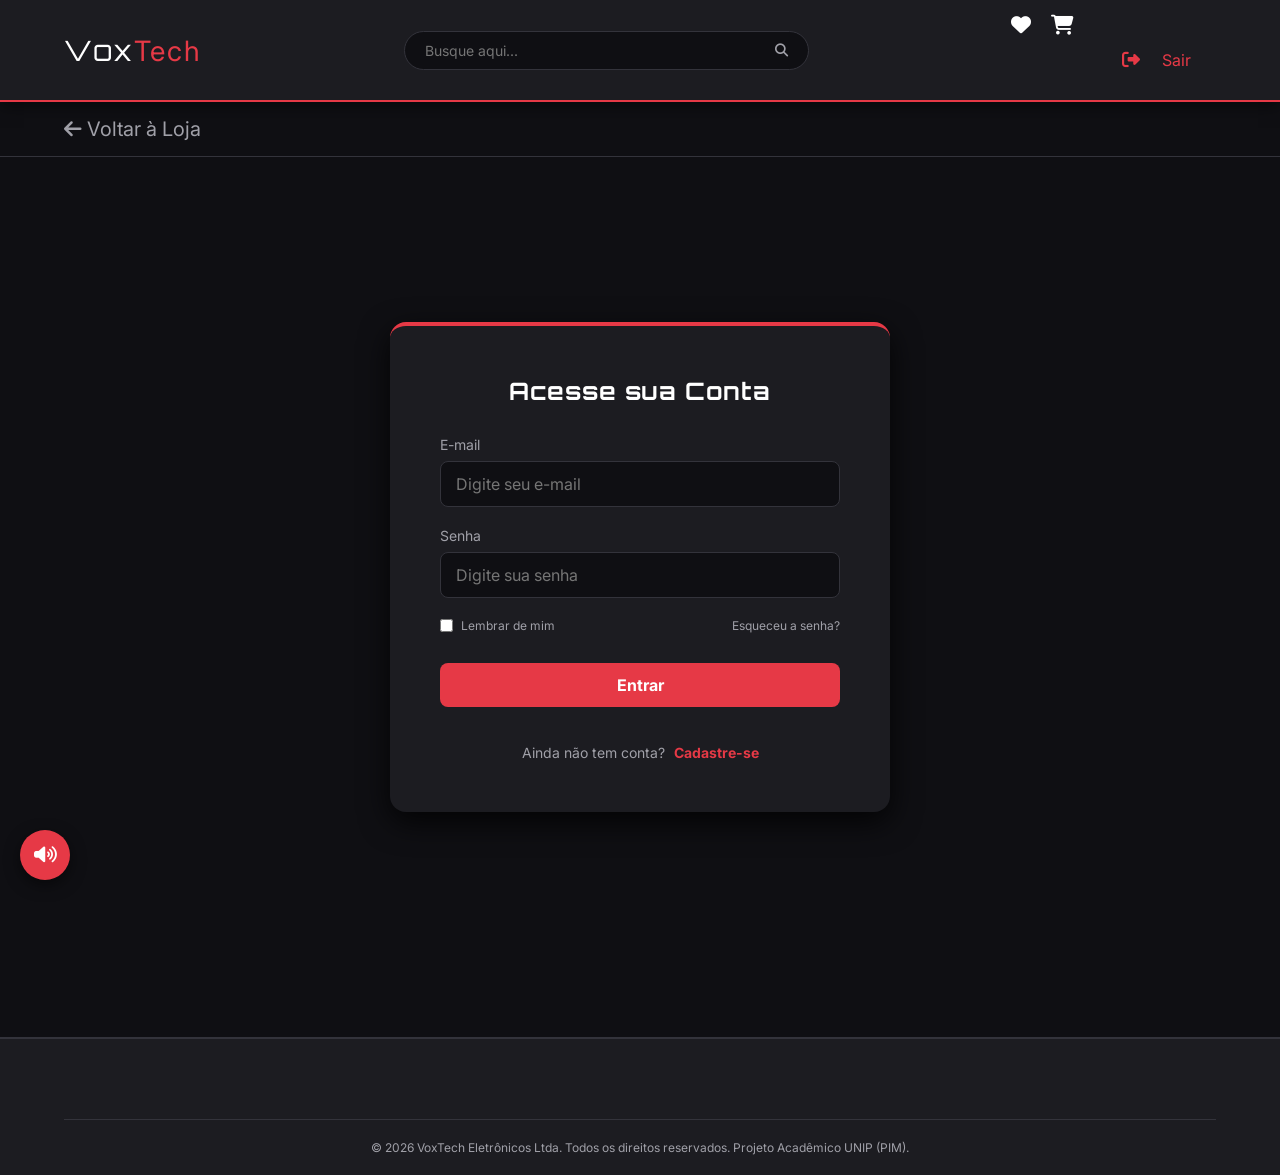
<file: VoxTech-pim-main/login.html>
<!DOCTYPE html>
<html lang="pt-BR">

<head>

    <meta charset="UTF-8">

    <meta name="viewport"
          content="width=device-width, initial-scale=1.0">

    <title>VoxTech - Login</title>

    <!-- Ícones Font Awesome e estilos compartilhados do site -->
    <link rel="stylesheet"
          href="https://cdnjs.cloudflare.com/ajax/libs/font-awesome/6.4.0/css/all.min.css">

    <link rel="stylesheet" href="style.css">

</head>

<body>

    <!-- Cabeçalho da página com logo, barra de busca e controle de sessão -->
    <header class="header">

        <a href="index.html" class="logo">
            Vox<span>Tech</span>
        </a>

        <div class="search-bar">

            <input type="text" placeholder="Busque aqui...">

            <button>
                <i class="fas fa-search"></i>
            </button>

        </div>

        <div class="header-icons">

            <a href="favoritos.html" style="color: inherit;">
                <i class="fas fa-heart"></i>
            </a>

            <a href="carrinho.html" style="color: inherit;">
                <i class="fas fa-shopping-cart"></i>
            </a>

            <a href="login.html"
                class="profile-link logout"
                onclick="localStorage.removeItem('usuarioId'); localStorage.removeItem('usuarioNome');">
                <i class="fas fa-sign-out-alt"></i> Sair
            </a>

        </div>

    </header>

    <main class="main-content" style="padding: 0;">

        <!-- Navegação secundária para retornar à loja -->
        <nav class="sub-nav">

            <a href="index.html" class="back-button">

                <i class="fas fa-arrow-left"></i>

                Voltar à Loja

            </a>

        </nav>

        <!-- Área de autenticação com formulário de login do usuário -->
        <div class="auth-wrapper">

            <div class="auth-card">

                <h2 class="auth-title">
                    Acesse sua Conta
                </h2>

                <div class="form-group">

                    <label for="email">E-mail</label>

                    <input
                        type="email"
                        id="email"
                        placeholder="Digite seu e-mail"
                        required>

                </div>

                <div class="form-group">

                    <label for="senha">Senha</label>

                    <input
                        type="password"
                        id="senha"
                        placeholder="Digite sua senha"
                        required>

                </div>

                <div class="auth-options">

                    <div class="checkbox-group">

                        <input type="checkbox" id="lembrar">

                        <label for="lembrar"
                               style="margin: 0;">

                            Lembrar de mim

                        </label>

                    </div>

                    <a href="#">
                        Esqueceu a senha?
                    </a>

                </div>

                <button
                    class="btn-primary"
                    id="btn-login">

                    Entrar

                </button>

                <div style="text-align: center; margin-top: 20px;">

                    <span style="color: var(--text-muted); font-size: 14px;">

                        Ainda não tem conta?

                    </span>

                    <a href="cadastro.html"
                       style="color: var(--red-primary);
                              text-decoration: none;
                              font-weight: bold;
                              font-size: 14px;
                              margin-left: 5px;">

                        Cadastre-se

                    </a>

                </div>

            </div>

        </div>

    </main>

    <!-- Rodapé simples com crédito do projeto acadêmico -->
    <footer class="footer">

        <div class="footer-bottom">

            <p>
                &copy; 2026 VoxTech Eletrônicos Ltda.
                Todos os direitos reservados.
                Projeto Acadêmico UNIP (PIM).
            </p>

        </div>

    </footer>

    <!-- Script principal do site para controle de interações e login -->
    <script src="script.js"></script>

</body>
</html>
</file>
<file: VoxTech-pim-main/style.css>
/* Importando fontes do Google Fonts */
@import url('https://fonts.googleapis.com/css2?family=Inter:wght@300;400;600;700&family=Orbitron:wght@700&display=swap');

/* ================= 1. VARIÁVEIS E RESET GLOBAL ================= */
:root {
    --bg-dark: #0f0f13;
    --surface: #1c1c21;
    --surface-hover: #26262d;
    --red-primary: #e63946;
    --red-glow: rgba(230, 57, 70, 0.4);
    --text-main: #ffffff;
    --text-muted: #a0a0a8;
    --border-color: #33333b;
}

* {
    margin: 0;
    padding: 0;
    box-sizing: border-box;
    font-family: 'Inter', sans-serif;
}

/* Base de acessibilidade: Define a raiz para escalonamento da fonte */
html {
    font-size: 100%;
}

body {
    background-color: var(--bg-dark);
    color: var(--text-main);
}

/* ================= 2. HEADER E NAVEGAÇÃO ================= */
.header {
    display: flex;
    justify-content: space-between;
    align-items: center;
    background-color: var(--surface);
    padding: 15px 5%;
    border-bottom: 2px solid var(--red-primary);
    box-shadow: 0 4px 15px rgba(0, 0, 0, 0.5);
}

.logo {
    font-family: 'Orbitron', sans-serif;
    font-size: 1.75rem;
    /* 28px */
    color: var(--text-main);
    letter-spacing: 2px;
    text-decoration: none;
}

.logo span {
    color: var(--red-primary);
}

.search-bar {
    display: flex;
    flex: 0.5;
    background-color: var(--bg-dark);
    border: 1px solid var(--border-color);
    border-radius: 25px;
    position: relative;
}

.search-bar input {
    flex: 1;
    background: transparent;
    border: none;
    padding: 10px 20px;
    color: var(--text-main);
    outline: none;
    font-size: 0.875rem;
    /* 14px */
}

.search-bar button {
    background: transparent;
    border: none;
    padding: 0 20px;
    color: var(--text-muted);
    cursor: pointer;
    transition: 0.3s;
    border-radius: 0 25px 25px 0;
}

.search-bar button:hover {
    color: var(--red-primary);
}

.header-icons {
    display: flex;
    gap: 20px;
}

.header-icons i {
    font-size: 1.25rem;
    /* 20px */
    color: var(--text-main);
    cursor: pointer;
    transition: 0.3s;
}

.header-icons i:hover {
    color: var(--red-primary);
    transform: scale(1.1);
}

/* ================= 3. RESULTADOS DA PESQUISA (MOCK) ================= */
.search-results {
    display: none;
    position: absolute;
    top: calc(100% + 5px);
    left: 0;
    width: 100%;
    background-color: var(--surface);
    border: 1px solid var(--border-color);
    border-radius: 12px;
    box-shadow: 0 10px 20px rgba(0, 0, 0, 0.5);
    z-index: 1000;
    max-height: 250px;
    overflow-y: auto;
}

.search-results a {
    display: block;
    padding: 12px 20px;
    color: var(--text-main);
    text-decoration: none;
    border-bottom: 1px solid var(--border-color);
    font-size: 0.875rem;
    /* 14px */
    transition: 0.3s;
}

.search-results a:last-child {
    border-bottom: none;
}

.search-results a:hover {
    background-color: var(--red-primary);
    color: white;
}

/* ================= 4. COMPONENTES GERAIS ================= */
.main-content {
    padding: 40px 5%;
}

.sub-nav {
    padding: 15px 5%;
    border-bottom: 1px solid var(--border-color);
}

.back-button {
    color: var(--text-muted);
    font-size: 1.25rem;
    /* 20px */
    text-decoration: none;
    transition: 0.3s;
}

.back-button:hover {
    color: var(--red-primary);
}

.btn-comprar {
    background-color: transparent;
    color: var(--red-primary);
    border: 1px solid var(--red-primary);
    padding: 10px;
    border-radius: 6px;
    cursor: pointer;
    font-weight: bold;
    transition: 0.3s;
    width: 100%;
    font-size: 1rem;
    /* 16px */
}

.btn-comprar:hover {
    background-color: var(--red-primary);
    color: var(--text-main);
    box-shadow: 0 0 10px var(--red-glow);
}

/* ================= 5. HOME (Banner, Categorias e Grade) ================= */
.banner-section {
    margin-bottom: 40px;
}

.carousel-container {
    width: 100%;
    max-width: 1200px;
    height: 350px;
    margin: 0 auto 20px auto;
    overflow: hidden;
    position: relative;
    border-radius: 12px;
    border: 1px solid var(--border-color);
    box-shadow: 0 10px 20px rgba(0, 0, 0, 0.5);
}

.carousel-slide {
    display: flex;
    width: 100%;
    height: 100%;
    transition: transform 0.5s ease-in-out;
}

.carousel-image {
    width: 100%;
    height: 100%;
    object-fit: cover;
    flex-shrink: 0;
}

.carousel-btn {
    position: absolute;
    top: 50%;
    transform: translateY(-50%);
    background-color: var(--surface);
    color: var(--text-main);
    border: none;
    width: 45px;
    height: 45px;
    font-size: 1.25rem;
    /* 20px */
    cursor: pointer;
    border-radius: 50%;
    transition: 0.3s;
    z-index: 10;
    display: flex;
    justify-content: center;
    align-items: center;
}

.carousel-btn:hover {
    background-color: var(--red-primary);
    box-shadow: 0 0 15px var(--red-glow);
    color: white;
}

.prev {
    left: 15px;
}

.next {
    right: 15px;
}

.banner-dots {
    text-align: center;
}

.dot {
    display: inline-block;
    width: 10px;
    height: 10px;
    background-color: var(--text-muted);
    border-radius: 50%;
    margin: 0 5px;
    cursor: pointer;
    transition: 0.3s;
}

.dot.active {
    background-color: var(--red-primary);
    box-shadow: 0 0 8px var(--red-primary);
}

.categorias {
    display: flex;
    justify-content: center;
    gap: 40px;
    margin-bottom: 50px;
    flex-wrap: wrap;
}

.cat-item {
    text-align: center;
    cursor: pointer;
    transition: 0.3s;
}

.cat-icon {
    width: 70px;
    height: 70px;
    background-color: var(--surface);
    border-radius: 50%;
    display: flex;
    justify-content: center;
    align-items: center;
    font-size: 1.5rem;
    /* 24px */
    margin-bottom: 10px;
    border: 2px solid transparent;
    transition: 0.3s;
}

.cat-item:hover .cat-icon {
    border-color: var(--red-primary);
    box-shadow: 0 0 15px var(--red-glow);
    color: var(--red-primary);
}

.cat-item span {
    font-size: 0.875rem;
    font-weight: 600;
}

/* 14px */

.produtos-grid {
    display: grid;
    grid-template-columns: repeat(auto-fit, minmax(250px, 1fr));
    gap: 30px;
}

.produto-card {
    background-color: var(--surface);
    height: 350px;
    border-radius: 12px;
    border: 1px solid var(--border-color);
    transition: 0.3s;
    position: relative;
}

.produto-card:hover {
    transform: translateY(-5px);
    border-color: var(--red-primary);
    box-shadow: 0 5px 20px var(--red-glow);
}

.img-produto {
    width: 100%;
    height: 180px;
    object-fit: contain;
    padding: 20px;
    transition: 0.3s;
}

.produto-card:hover .img-produto {
    transform: scale(1.1);
}

.info-produto {
    padding: 0 15px 15px 15px;
    text-align: center;
    display: flex;
    flex-direction: column;
    justify-content: space-between;
    height: 165px;
}

.info-produto h3 {
    font-size: 0.9375rem;
    /* 15px */
    color: var(--text-main);
    margin-bottom: 5px;
}

.preco {
    color: var(--red-primary);
    font-size: 1.25rem;
    /* 20px */
    font-weight: bold;
    margin-bottom: 10px;
}

/* ================= 6. TELA DE PRODUTO ================= */
/* Estilos de página de produto: galeria, detalhes e ações de compra */
.product-details {
    display: flex;
    padding: 40px 5%;
    gap: 40px;
}

.gallery-column {
    flex: 2;
    display: flex;
    flex-direction: column;
}

.gallery-controls {
    display: flex;
    justify-content: flex-end;
    margin-bottom: 15px;
}

.gallery-controls i {
    margin-left: 20px;
    cursor: pointer;
    font-size: 1.25rem;
    /* 20px */
    color: var(--text-muted);
    transition: 0.3s;
}

.fav-icon:hover {
    color: var(--red-primary);
}

.share-icon:hover {
    color: #3498db;
}

.main-image-container {
    display: flex;
    align-items: center;
    justify-content: center;
    position: relative;
    background-color: var(--surface);
    border: 1px solid var(--border-color);
    border-radius: 12px;
    padding: 40px;
    height: 450px;
}

#main-product-image {
    max-width: 100%;
    max-height: 100%;
    object-fit: contain;
}

.prev-arrow,
.next-arrow {
    position: absolute;
    top: 50%;
    transform: translateY(-50%);
    background-color: var(--bg-dark);
    border: 1px solid var(--border-color);
    cursor: pointer;
    padding: 12px 15px;
    font-size: 1.25rem;
    color: var(--text-main);
    border-radius: 50%;
    transition: 0.3s;
}

.prev-arrow:hover,
.next-arrow:hover {
    background-color: var(--red-primary);
    border-color: var(--red-primary);
}

.prev-arrow {
    left: 20px;
}

.next-arrow {
    right: 20px;
}

.thumbnail-container {
    display: flex;
    justify-content: center;
    margin-top: 20px;
    gap: 15px;
}

.thumbnail {
    width: 80px;
    height: 80px;
    border: 2px solid var(--border-color);
    border-radius: 8px;
    cursor: pointer;
    object-fit: contain;
    background-color: var(--surface);
    padding: 5px;
    transition: 0.3s;
}

.thumbnail.active {
    border-color: var(--red-primary);
    box-shadow: 0 0 10px var(--red-glow);
}

.product-description {
    margin-top: 30px;
    font-size: 0.9375rem;
    /* 15px */
    line-height: 1.6;
    color: var(--text-muted);
    background-color: var(--surface);
    padding: 20px;
    border-radius: 8px;
    border: 1px solid var(--border-color);
}

.purchase-column {
    flex: 1;
}

.purchase-card {
    background-color: var(--surface);
    border-radius: 15px;
    padding: 30px;
    text-align: center;
    border: 1px solid var(--border-color);
    box-shadow: 0 5px 20px rgba(0, 0, 0, 0.3);
}

.purchase-card .price {
    font-size: 2.25rem;
    /* 36px */
    font-weight: bold;
    margin: 0;
    color: var(--red-primary);
}

.payment-info {
    margin: 10px 0 15px 0;
    font-size: 1rem;
    color: var(--text-main);
}

.installments {
    font-size: 0.875rem;
    color: var(--text-muted);
    margin-bottom: 30px;
}

.action-buttons button {
    display: block;
    width: 100%;
    padding: 15px;
    margin-bottom: 15px;
    border-radius: 8px;
    cursor: pointer;
    font-weight: bold;
    font-size: 1rem;
    transition: 0.3s;
}

.buy-now-btn {
    background-color: transparent;
    color: var(--red-primary);
    border: 2px solid var(--red-primary);
}

.buy-now-btn:hover {
    background-color: var(--red-primary);
    color: white;
    box-shadow: 0 0 15px var(--red-glow);
}

.add-to-cart-btn {
    background-color: var(--red-primary);
    color: white;
    border: none;
    display: flex;
    justify-content: center;
    align-items: center;
}

.add-to-cart-btn i {
    margin-right: 10px;
    font-size: 1.125rem;
}

.add-to-cart-btn:hover {
    background-color: #c32b38;
    box-shadow: 0 0 15px var(--red-glow);
}

.shipping-section {
    margin-top: 35px;
    background-color: var(--surface);
    padding: 20px;
    border-radius: 12px;
    border: 1px solid var(--border-color);
}

.shipping-section h3 {
    font-size: 1rem;
    margin-bottom: 15px;
    color: var(--text-main);
}

.shipping-input-container {
    display: flex;
    align-items: center;
    background-color: var(--bg-dark);
    border-radius: 8px;
    padding: 8px 15px;
    border: 1px solid var(--border-color);
}

.shipping-icon {
    font-size: 1.125rem;
    color: var(--text-muted);
    margin-right: 15px;
}

.cep-input-wrapper {
    display: flex;
    align-items: center;
    flex: 1;
}

.cep-input {
    background: transparent;
    border: none;
    color: var(--text-main);
    width: 100%;
    font-size: 0.875rem;
}

.cep-input:focus {
    outline: none;
}

.cep-search-icon {
    color: var(--text-muted);
    cursor: pointer;
}

.shipping-search-btn {
    background-color: var(--red-primary);
    color: white;
    border: none;
    border-radius: 6px;
    padding: 8px 15px;
    cursor: pointer;
    margin-left: 10px;
    font-size: 0.75rem;
    font-weight: bold;
    transition: 0.3s;
}

.shipping-search-btn:hover {
    background-color: #c32b38;
}


/* ================= 7. TELA DE CARRINHO ================= */
/* Layout do carrinho: itens, controle de quantidade, cálculo de frete e finalização */
.section-title-cart {
    font-size: 1.5rem;
    margin-bottom: 20px;
    color: var(--text-main);
}

.cart-item {
    background-color: var(--surface);
    border-radius: 12px;
    padding: 20px;
    display: flex;
    align-items: center;
    gap: 20px;
    border: 1px solid var(--border-color);
    margin-bottom: 20px;
}

.cart-item-img {
    width: 150px;
    background: white;
    padding: 10px;
    border-radius: 8px;
}

.cart-item-img img {
    width: 100%;
}

.cart-item-info {
    flex: 2;
}

.cart-item-info h3 {
    font-size: 1rem;
    margin-bottom: 15px;
    line-height: 1.4;
}

.quantity-controls {
    display: flex;
    align-items: center;
    gap: 10px;
    margin-bottom: 15px;
}

.qty-btn {
    background: var(--bg-dark);
    border: 1px solid var(--border-color);
    color: white;
    width: 30px;
    height: 30px;
    cursor: pointer;
    border-radius: 4px;
}

.quantity-controls input {
    width: 40px;
    text-align: center;
    background: transparent;
    border: none;
    color: white;
    font-weight: bold;
    font-size: 1rem;
}

.shipping-info-small {
    font-size: 0.75rem;
    color: var(--text-muted);
}

.cart-item-price-area {
    flex: 1;
    text-align: right;
    display: flex;
    flex-direction: column;
    justify-content: space-between;
    height: 100px;
}

.delete-item {
    background: transparent;
    border: none;
    color: var(--text-muted);
    cursor: pointer;
    font-size: 1.125rem;
    transition: 0.3s;
}

.delete-item:hover {
    color: var(--red-primary);
}

.price-main {
    font-size: 1.5rem;
    color: var(--red-primary);
}

.price-main span {
    font-size: 0.875rem;
    color: var(--text-main);
}

.price-sub {
    font-size: 0.75rem;
    color: var(--text-muted);
}

.shipping-bar {
    display: flex;
    align-items: center;
    background-color: #e0e0e0;
    border-radius: 30px;
    padding: 10px 20px;
    max-width: 600px;
    margin-bottom: 40px;
}

.shipping-bar i {
    color: #555;
    margin-right: 15px;
}

.shipping-bar input {
    background: transparent;
    border: none;
    flex: 1;
    outline: none;
    color: #333;
    font-size: 0.875rem;
}

.btn-pesquisa-cep {
    background: #bbb;
    border: none;
    padding: 5px 15px;
    border-radius: 5px;
    cursor: pointer;
    font-weight: bold;
    color: #333;
    font-size: 0.875rem;
}

.warranty-container h3 {
    margin-bottom: 20px;
    color: var(--text-main);
    font-size: 1.125rem;
}

.warranty-options {
    background: white;
    border-radius: 12px;
    padding: 10px;
}

.warranty-card {
    display: flex;
    align-items: center;
    padding: 15px;
    border-bottom: 1px solid #eee;
    cursor: pointer;
    color: #333;
}

.warranty-card:last-child {
    border-bottom: none;
}

.warranty-card input {
    margin-right: 20px;
    accent-color: var(--red-primary);
}

.warranty-text {
    flex: 1;
    font-weight: bold;
    font-size: 0.9375rem;
}

.warranty-price {
    font-size: 0.8125rem;
    color: #666;
}

.cart-footer {
    display: flex;
    justify-content: center;
    margin-top: 50px;
}

.btn-continuar-cart {
    background-color: #d1d1d1;
    color: #333;
    border: none;
    padding: 15px 80px;
    border-radius: 30px;
    font-size: 1.125rem;
    font-weight: bold;
    cursor: pointer;
    transition: 0.3s;
}

.btn-continuar-cart:hover {
    background-color: var(--red-primary);
    color: white;
    box-shadow: 0 0 20px var(--red-glow);
}


/* ================= 8. LOGIN / CADASTRO (Autenticação) ================= */
/* Estilos de formulários de autenticação: login, cadastro e redefinição */
.auth-wrapper {
    display: flex;
    justify-content: center;
    align-items: center;
    min-height: calc(100vh - 80px);
    padding: 40px 20px;
}

.auth-card {
    background-color: var(--surface);
    padding: 50px;
    border-radius: 16px;
    width: 100%;
    max-width: 500px;
    box-shadow: 0 10px 30px rgba(0, 0, 0, 0.8);
    border-top: 4px solid var(--red-primary);
}

.auth-card.large {
    max-width: 700px;
}

.auth-title {
    text-align: center;
    font-family: 'Orbitron', sans-serif;
    font-size: 1.5rem;
    /* 24px */
    margin-bottom: 30px;
    letter-spacing: 1px;
}

.form-group {
    margin-bottom: 20px;
}

.form-group label {
    display: block;
    margin-bottom: 8px;
    font-size: 0.875rem;
    /* 14px */
    color: var(--text-muted);
}

.form-group input {
    width: 100%;
    padding: 12px 15px;
    background-color: var(--bg-dark);
    border: 1px solid var(--border-color);
    border-radius: 8px;
    color: var(--text-main);
    transition: 0.3s;
    outline: none;
    font-size: 1rem;
}

.form-group input:focus {
    border-color: var(--red-primary);
    box-shadow: 0 0 8px var(--red-glow);
}

.form-row {
    display: flex;
    gap: 20px;
}

.form-row .form-group {
    flex: 1;
}

.auth-options {
    display: flex;
    justify-content: space-between;
    align-items: center;
    font-size: 0.75rem;
    /* 12px */
    margin-bottom: 30px;
}

.auth-options a {
    color: var(--text-muted);
    text-decoration: none;
    transition: 0.3s;
}

.auth-options a:hover {
    color: var(--red-primary);
}

.checkbox-group {
    display: flex;
    align-items: center;
    gap: 8px;
    color: var(--text-muted);
}

.btn-primary {
    width: 100%;
    padding: 12px;
    background-color: var(--red-primary);
    color: white;
    border: none;
    border-radius: 8px;
    font-weight: bold;
    font-size: 1rem;
    cursor: pointer;
    transition: 0.3s;
    margin-bottom: 15px;
}

.btn-primary:hover {
    background-color: #c32b38;
    box-shadow: 0 0 15px var(--red-glow);
}

.btn-secondary {
    width: 100%;
    padding: 12px;
    background-color: transparent;
    color: var(--text-main);
    border: 1px solid var(--border-color);
    border-radius: 8px;
    font-weight: bold;
    font-size: 1rem;
    cursor: pointer;
    transition: 0.3s;
    text-align: center;
    text-decoration: none;
    display: block;
}

.btn-secondary:hover {
    border-color: var(--red-primary);
    color: var(--red-primary);
}


/* ================= 9. TELA DE PERFIL / DASHBOARD ================= */
/* Painel de usuário, menu lateral e histórico de pedidos */
.profile-layout {
    display: flex;
    gap: 30px;
    margin-top: 20px;
}

@media (max-width: 900px) {
    .profile-layout {
        flex-direction: column;
    }
}

.profile-sidebar {
    width: 280px;
    background-color: var(--surface);
    border: 1px solid var(--border-color);
    border-radius: 12px;
    padding: 20px 0;
    height: fit-content;
}

.profile-user-info {
    text-align: center;
    padding: 0 20px 20px 20px;
    border-bottom: 1px solid var(--border-color);
    margin-bottom: 20px;
}

.profile-avatar {
    font-size: 4rem;
    color: var(--text-muted);
    margin-bottom: 10px;
}

.profile-user-info h3 {
    font-size: 1.25rem;
    color: var(--text-main);
}

.profile-user-info p {
    font-size: 0.875rem;
    color: var(--red-primary);
}

.profile-menu {
    display: flex;
    flex-direction: column;
}

.profile-link {
    display: flex;
    align-items: center;
    padding: 15px 25px;
    color: var(--text-main);
    text-decoration: none;
    font-size: 1rem;
    transition: 0.3s;
    border-left: 3px solid transparent;
}

.profile-link i {
    width: 25px;
    margin-right: 15px;
    color: var(--text-muted);
    font-size: 1.125rem;
    transition: 0.3s;
}

.profile-link:hover,
.profile-link.active {
    background-color: var(--bg-dark);
    border-left-color: var(--red-primary);
}

.profile-link:hover i,
.profile-link.active i {
    color: var(--red-primary);
}

.profile-link.logout {
    margin-top: 20px;
    color: var(--red-primary);
}

.profile-link.logout i {
    color: var(--red-primary);
}

.profile-link.logout:hover {
    background-color: rgba(230, 57, 70, 0.1);
    border-left-color: var(--red-primary);
}

.profile-content {
    flex: 1;
}

.profile-title {
    font-size: 1.75rem;
    margin-bottom: 25px;
    color: var(--text-main);
}

.order-card {
    background-color: var(--surface);
    border: 1px solid var(--border-color);
    border-radius: 12px;
    margin-bottom: 20px;
    overflow: hidden;
}

.order-header {
    background-color: var(--bg-dark);
    padding: 15px 20px;
    display: flex;
    justify-content: space-between;
    align-items: center;
    border-bottom: 1px solid var(--border-color);
}

.order-number {
    font-weight: bold;
    font-size: 1rem;
    margin-right: 15px;
}

.order-date {
    font-size: 0.875rem;
    color: var(--text-muted);
}

.order-status {
    font-weight: bold;
    font-size: 0.875rem;
    display: flex;
    align-items: center;
    gap: 8px;
}

.status-delivered {
    color: #4caf50;
}

.status-transit {
    color: #ff9800;
}

.order-body {
    padding: 20px;
    display: flex;
    align-items: center;
    gap: 20px;
}

.order-body img {
    width: 80px;
    height: 80px;
    object-fit: contain;
    background-color: white;
    border-radius: 8px;
    padding: 5px;
}

.order-details {
    flex: 1;
}

.order-details h4 {
    font-size: 1rem;
    margin-bottom: 5px;
}

.order-details p {
    font-size: 0.875rem;
    color: var(--text-muted);
    margin-bottom: 5px;
}

.order-price {
    font-weight: bold;
    color: var(--red-primary) !important;
    font-size: 1rem !important;
}

/* ================= 10. TELA DE ACESSIBILIDADE ================= */
.acessibilidade-section {
    max-width: 800px;
    margin: 0 auto;
    padding: 20px 0;
}

.acessibilidade-header {
    text-align: center;
    margin-bottom: 40px;
}

.acessibilidade-header h2 {
    font-size: 2rem;
    color: var(--red-primary);
    margin-bottom: 10px;
}

.acessibilidade-header p {
    color: var(--text-muted);
    font-size: 1rem;
}

.acessibilidade-cards {
    display: flex;
    gap: 30px;
    margin-bottom: 40px;
}

@media (max-width: 768px) {
    .acessibilidade-cards {
        flex-direction: column;
    }
}

.access-card {
    background-color: var(--surface);
    border: 1px solid var(--border-color);
    border-radius: 12px;
    padding: 30px;
    flex: 1;
    text-align: center;
}

.access-icon {
    font-size: 2.5rem;
    color: var(--red-primary);
    margin-bottom: 20px;
}

.access-card h3 {
    margin-bottom: 10px;
    font-size: 1.25rem;
}

.access-card p {
    font-size: 0.875rem;
    color: var(--text-muted);
    margin-bottom: 25px;
    height: 40px;
}

.access-buttons {
    display: flex;
    justify-content: center;
    gap: 10px;
}

.btn-access {
    background-color: var(--bg-dark);
    color: var(--text-main);
    border: 1px solid var(--border-color);
    padding: 10px 15px;
    border-radius: 6px;
    cursor: pointer;
    font-weight: bold;
    font-size: 1rem;
    transition: 0.3s;
}

.btn-access:hover {
    background-color: var(--red-primary);
    color: white;
}

.preview-area {
    background-color: var(--surface);
    border: 2px dashed var(--border-color);
    border-radius: 12px;
    padding: 30px;
    text-align: center;
}

.preview-area h3 {
    margin-bottom: 15px;
    font-size: 1.25rem;
}

.preview-area p {
    margin-bottom: 20px;
    line-height: 1.6;
    font-size: 1rem;
}

/* ================= 11. TELA DE CATEGORIA ================= */
.category-header {
    display: flex;
    justify-content: space-between;
    align-items: center;
    margin-bottom: 30px;
    padding-bottom: 20px;
    border-bottom: 1px solid var(--border-color);
}

.category-header h2 {
    font-size: 2rem;
    color: var(--red-primary);
}

.sort-select {
    background-color: var(--bg-dark);
    color: var(--text-main);
    border: 1px solid var(--border-color);
    padding: 10px 15px;
    border-radius: 8px;
    outline: none;
    font-size: 0.9375rem;
    cursor: pointer;
    transition: 0.3s;
}

.sort-select:focus {
    border-color: var(--red-primary);
}

.category-layout {
    display: flex;
    gap: 30px;
    align-items: flex-start;
}

/* Sidebar de Filtros com efeito Sticky (Acompanha a rolagem) */
.filters-sidebar {
    width: 260px;
    background-color: var(--surface);
    padding: 25px;
    border-radius: 12px;
    border: 1px solid var(--border-color);
    position: sticky;
    top: 20px; /* Distância do topo ao rolar a página */
}

.filter-group {
    margin-bottom: 25px;
}

.filter-group h3 {
    font-size: 1.125rem;
    margin-bottom: 15px;
    color: var(--text-main);
    border-bottom: 1px dashed var(--border-color);
    padding-bottom: 10px;
}

.filter-item {
    display: flex;
    align-items: center;
    gap: 12px;
    margin-bottom: 12px;
    color: var(--text-muted);
    cursor: pointer;
    font-size: 0.9375rem;
    transition: 0.2s;
}

.filter-item input[type="checkbox"] {
    accent-color: var(--red-primary); /* Pinta a caixinha de vermelho */
    width: 18px;
    height: 18px;
    cursor: pointer;
}

.filter-item:hover {
    color: var(--text-main);
}

/* Responsividade para celulares/tablets */
@media (max-width: 900px) {
    .category-header { flex-direction: column; align-items: flex-start; gap: 15px; }
    .category-layout { flex-direction: column; }
    .filters-sidebar { width: 100%; position: relative; top: 0; }
}

/* ================= 12. TELA DE CHECKOUT ================= */
.checkout-layout {
    display: flex;
    gap: 40px;
    align-items: flex-start;
}

@media (max-width: 900px) {
    .checkout-layout { flex-direction: column-reverse; }
}

.checkout-forms {
    flex: 2;
}

.checkout-section {
    background-color: var(--surface);
    border: 1px solid var(--border-color);
    border-radius: 12px;
    padding: 30px;
    margin-bottom: 30px;
}

.checkout-section h3 {
    font-size: 1.25rem;
    color: var(--text-main);
    margin-bottom: 25px;
    padding-bottom: 15px;
    border-bottom: 1px dashed var(--border-color);
    display: flex;
    align-items: center;
    gap: 10px;
}

.checkout-section h3 i { color: var(--red-primary); }

/* Opções de Pagamento (Abas) */
.payment-options {
    display: flex;
    gap: 15px;
    margin-bottom: 25px;
}

.payment-method {
    flex: 1;
    background-color: var(--bg-dark);
    border: 1px solid var(--border-color);
    border-radius: 8px;
    padding: 15px;
    text-align: center;
    cursor: pointer;
    font-weight: bold;
    color: var(--text-muted);
    transition: 0.3s;
    display: flex;
    flex-direction: column;
    align-items: center;
    gap: 10px;
}

.payment-method i { font-size: 1.5rem; }
.payment-method input[type="radio"] { display: none; }

/* Efeito de aba selecionada */
.payment-method:has(input:checked) {
    border-color: var(--red-primary);
    color: var(--red-primary);
    background-color: rgba(230, 57, 70, 0.05);
}

.payment-form {
    background-color: var(--bg-dark);
    padding: 20px;
    border-radius: 8px;
    border: 1px solid var(--border-color);
}

/* Resumo do Pedido Lateral */
.checkout-summary {
    flex: 1;
    background-color: var(--surface);
    border: 1px solid var(--red-primary);
    border-radius: 12px;
    padding: 30px;
    position: sticky;
    top: 20px;
    box-shadow: 0 5px 20px rgba(230, 57, 70, 0.1);
}

.checkout-summary h3 {
    font-size: 1.25rem;
    margin-bottom: 20px;
    color: var(--text-main);
}

.summary-items {
    border-bottom: 1px solid var(--border-color);
    padding-bottom: 15px;
    margin-bottom: 15px;
}

.summary-item {
    display: flex;
    justify-content: space-between;
    font-size: 0.875rem;
    color: var(--text-muted);
    margin-bottom: 10px;
}

.summary-total {
    display: flex;
    justify-content: space-between;
    align-items: center;
    font-size: 1.125rem;
    font-weight: bold;
    color: var(--text-main);
}

.total-price {
    font-size: 1.5rem;
    color: var(--red-primary);
}

/* ================= 13. RODAPÉ (FOOTER) ================= */
.footer {
    background-color: var(--surface);
    border-top: 2px solid var(--border-color);
    padding: 40px 5% 20px 5%;
    margin-top: 60px;
}

.footer-container {
    display: flex;
    justify-content: space-between;
    flex-wrap: wrap;
    gap: 30px;
    max-width: 1200px;
    margin: 0 auto;
}

.footer-column {
    flex: 1;
    min-width: 200px;
}

.footer-column h3 {
    color: var(--text-main);
    font-size: 1.125rem;
    margin-bottom: 20px;
    font-family: 'Orbitron', sans-serif;
    letter-spacing: 1px;
}

.footer-column h3 span {
    color: var(--red-primary);
}

.footer-column p {
    color: var(--text-muted);
    font-size: 0.875rem;
    line-height: 1.6;
}

.footer-links {
    list-style: none;
}

.footer-links li {
    margin-bottom: 12px;
}

.footer-links a {
    color: var(--text-muted);
    text-decoration: none;
    font-size: 0.875rem;
    transition: 0.3s;
}

.footer-links a:hover {
    color: var(--red-primary);
    padding-left: 5px;
}

.footer-socials {
    display: flex;
    gap: 15px;
    margin-top: 15px;
}

.footer-socials a {
    color: var(--text-main);
    font-size: 1.25rem;
    transition: 0.3s;
}

.footer-socials a:hover {
    color: var(--red-primary);
    transform: translateY(-3px);
}

.footer-payments {
    display: flex;
    gap: 10px;
    font-size: 1.75rem;
    color: var(--text-muted);
    margin-top: 15px;
}

.footer-payments i:hover {
    color: var(--text-main);
}

.footer-bottom {
    border-top: 1px solid var(--border-color);
    margin-top: 40px;
    padding-top: 20px;
    text-align: center;
}

.footer-bottom p {
    color: var(--text-muted);
    font-size: 0.75rem;
}

/* Ajuste de responsividade para telas menores */
@media (max-width: 768px) {
    .footer-container { flex-direction: column; text-align: center; }
    .footer-socials, .footer-payments { justify-content: center; }
    .footer-links a:hover { padding-left: 0; }
}
</file>
